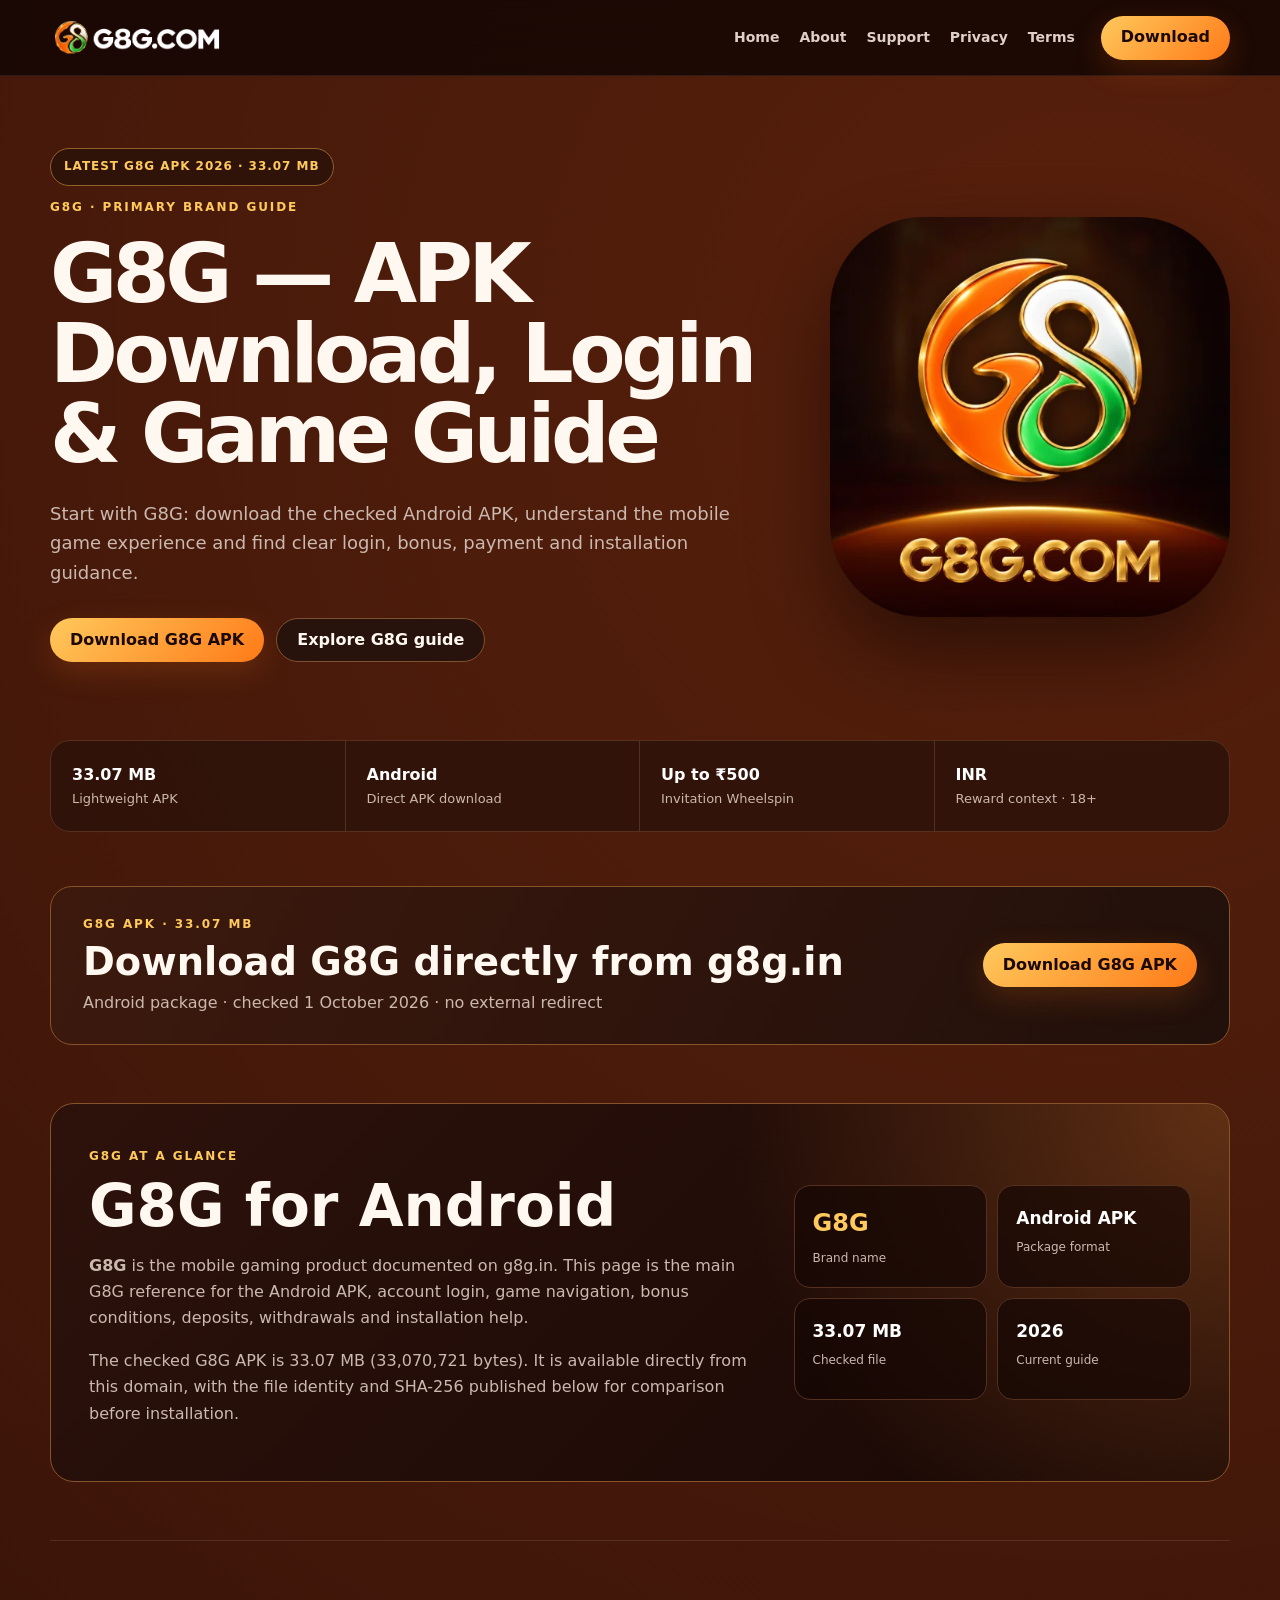
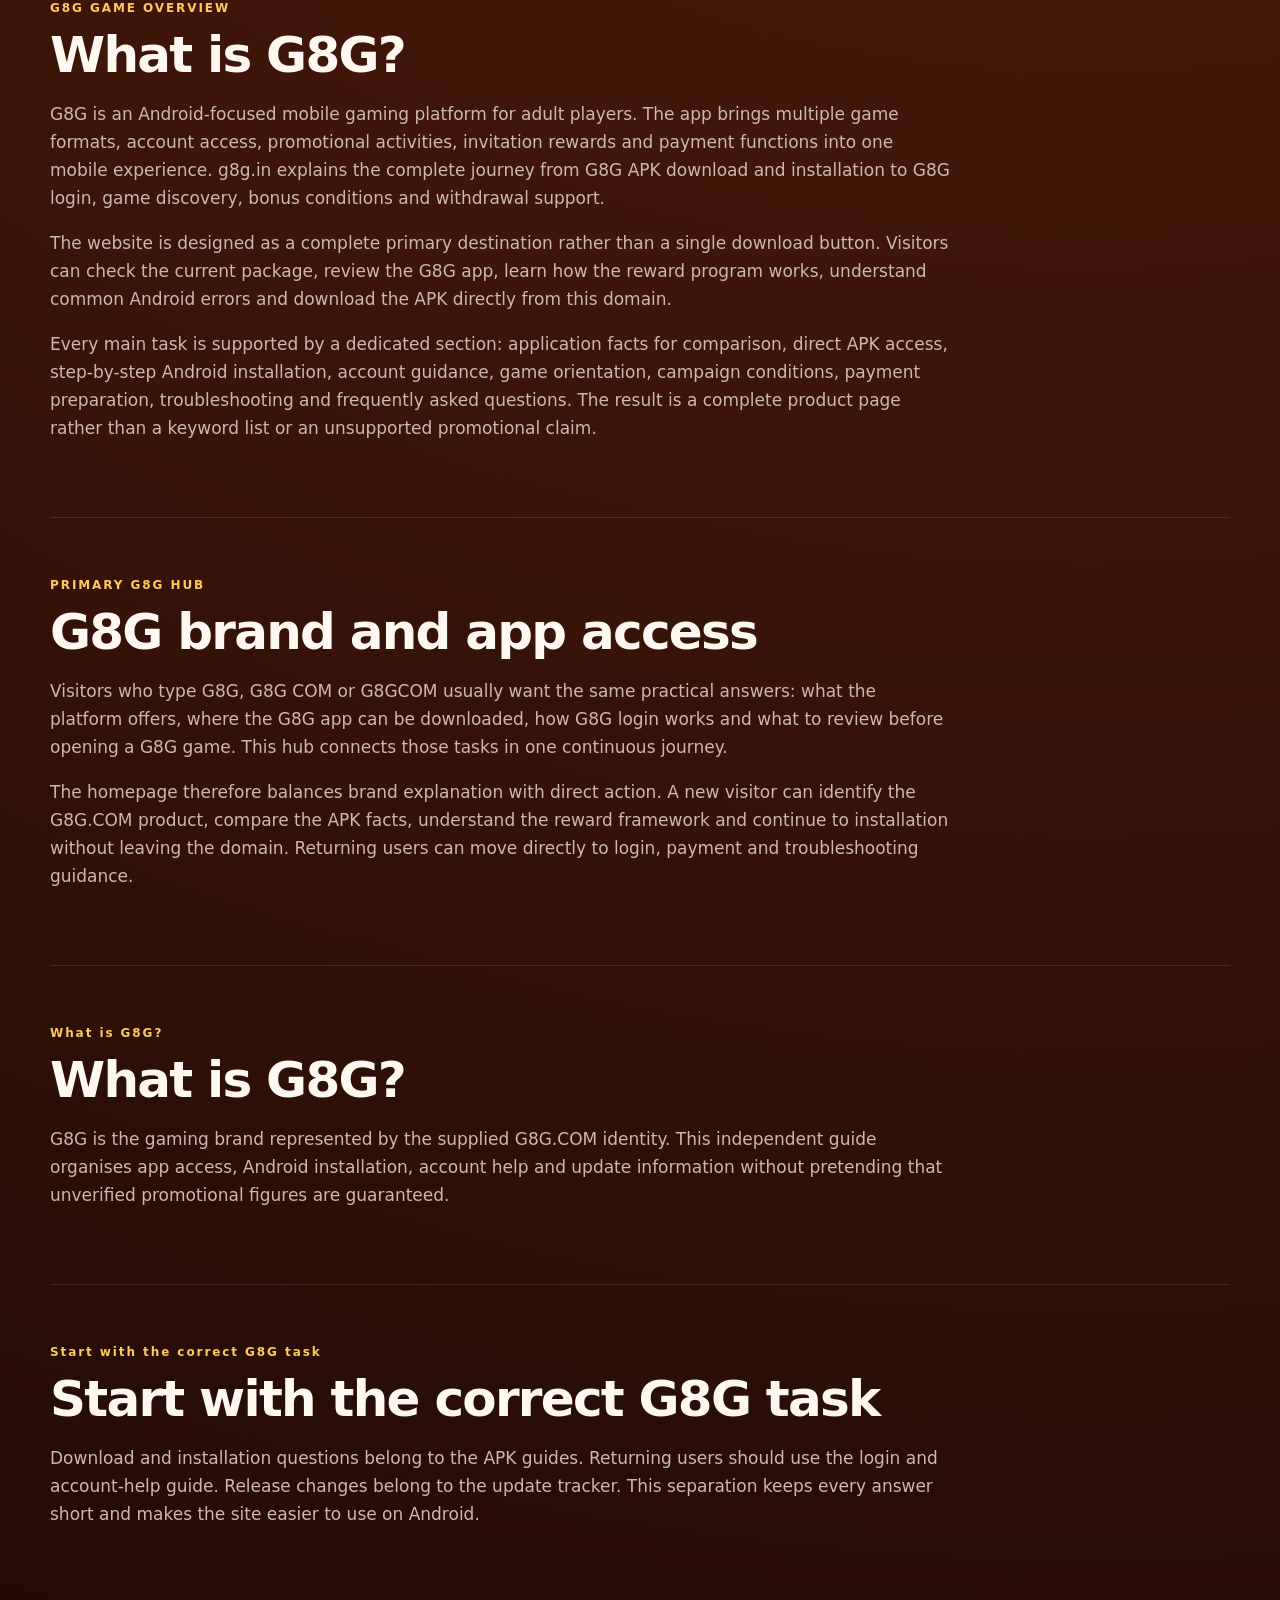
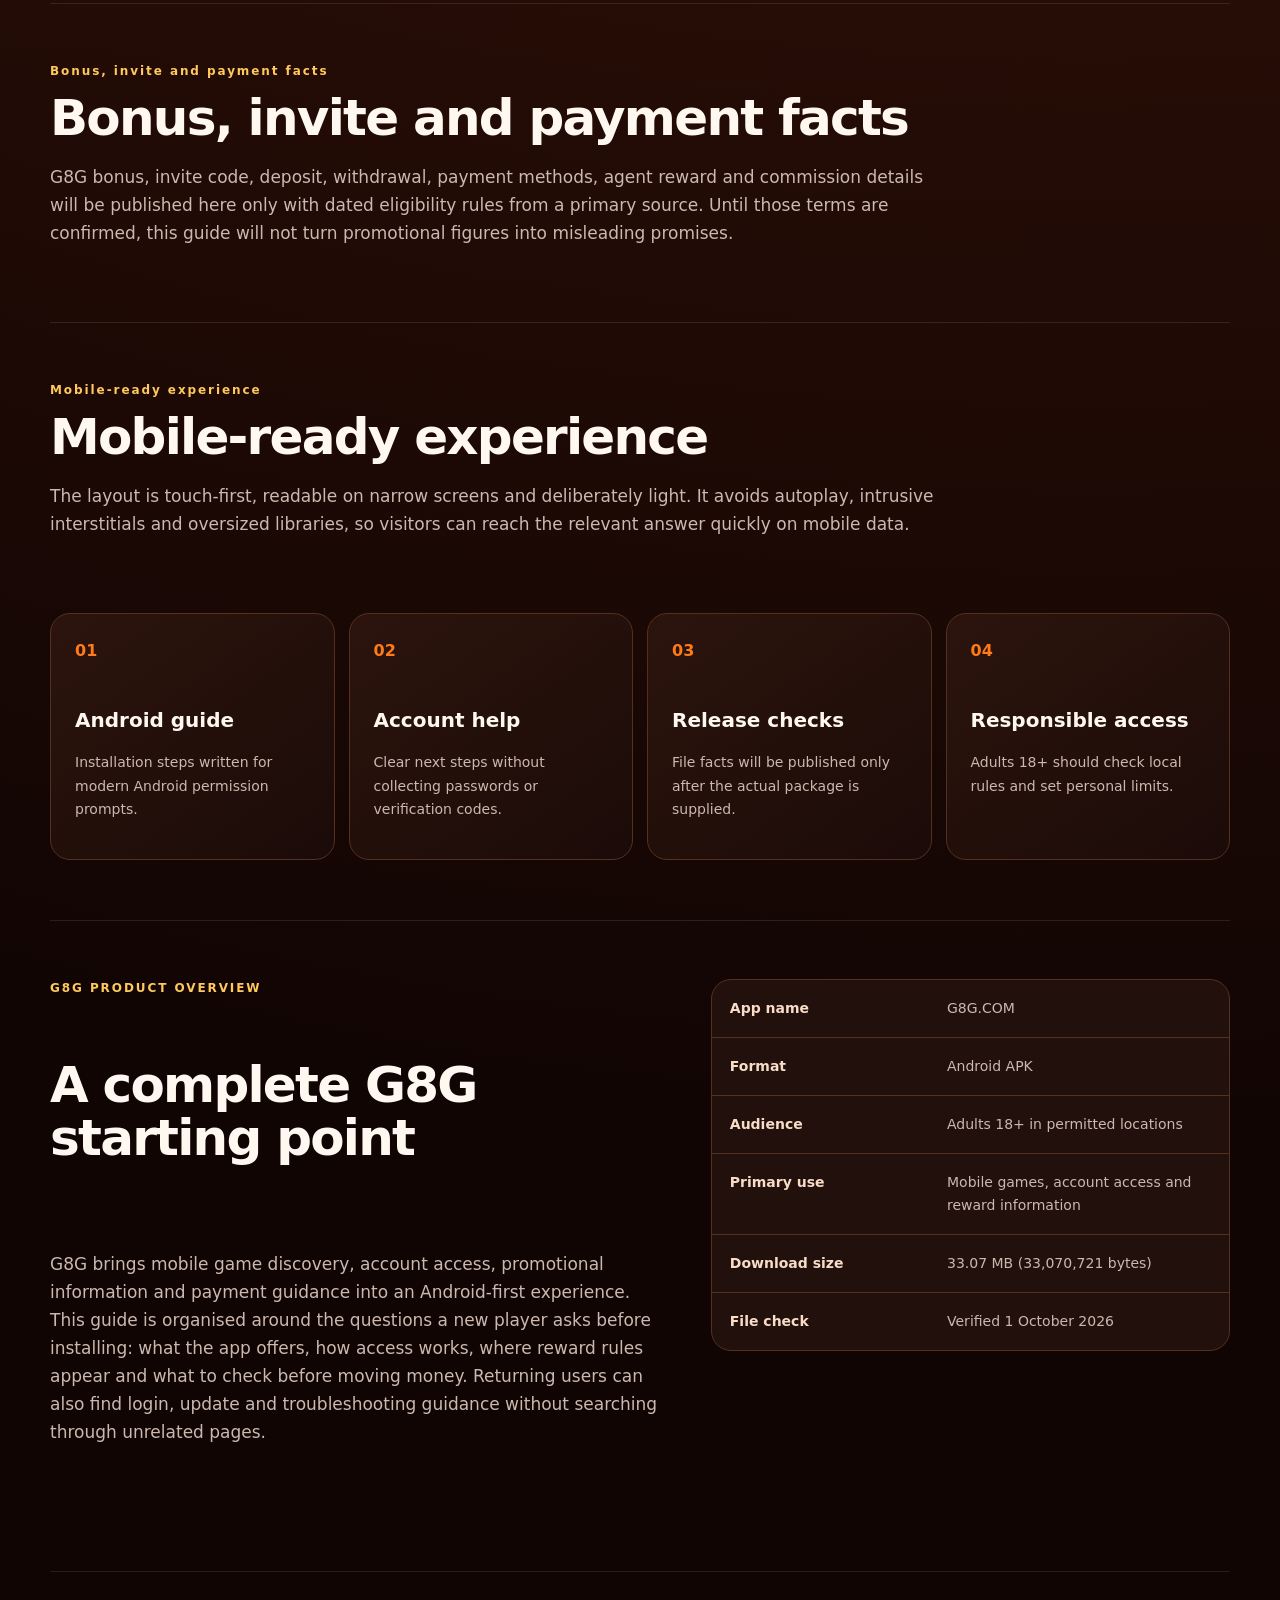
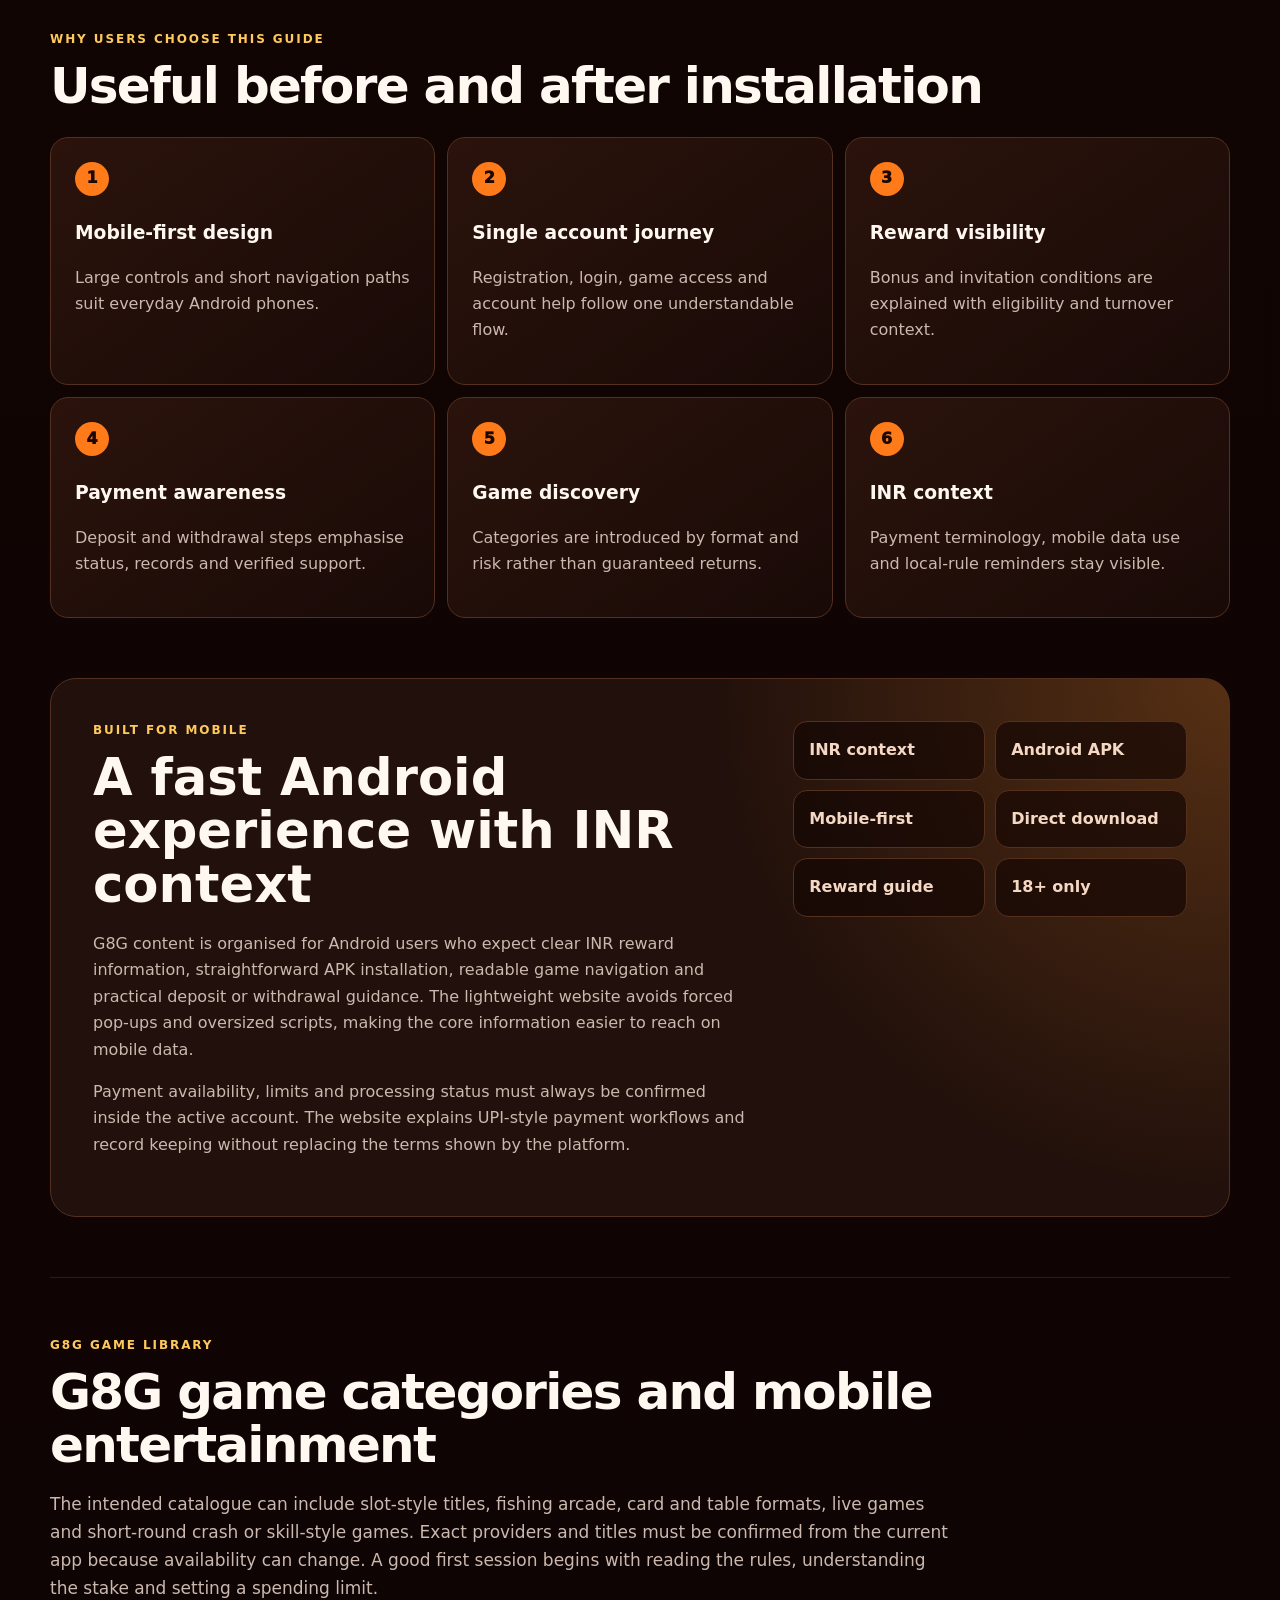
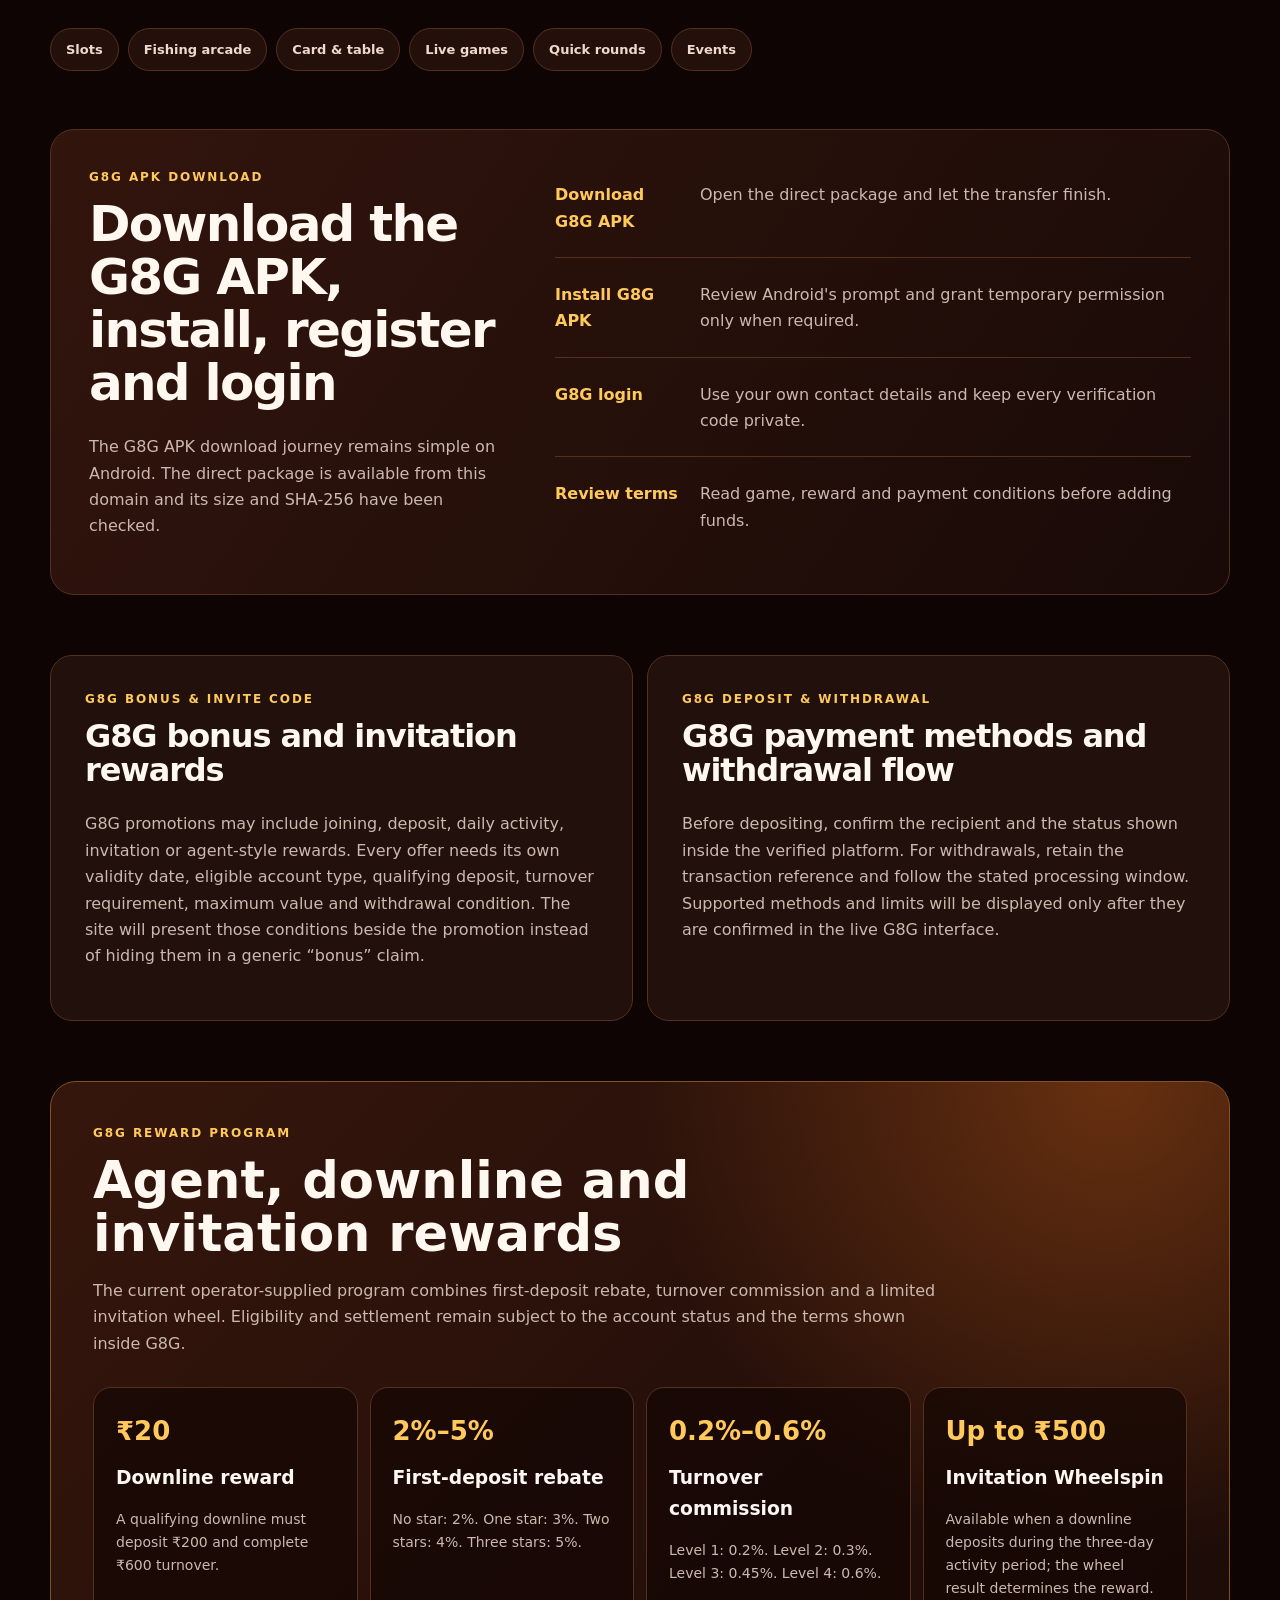
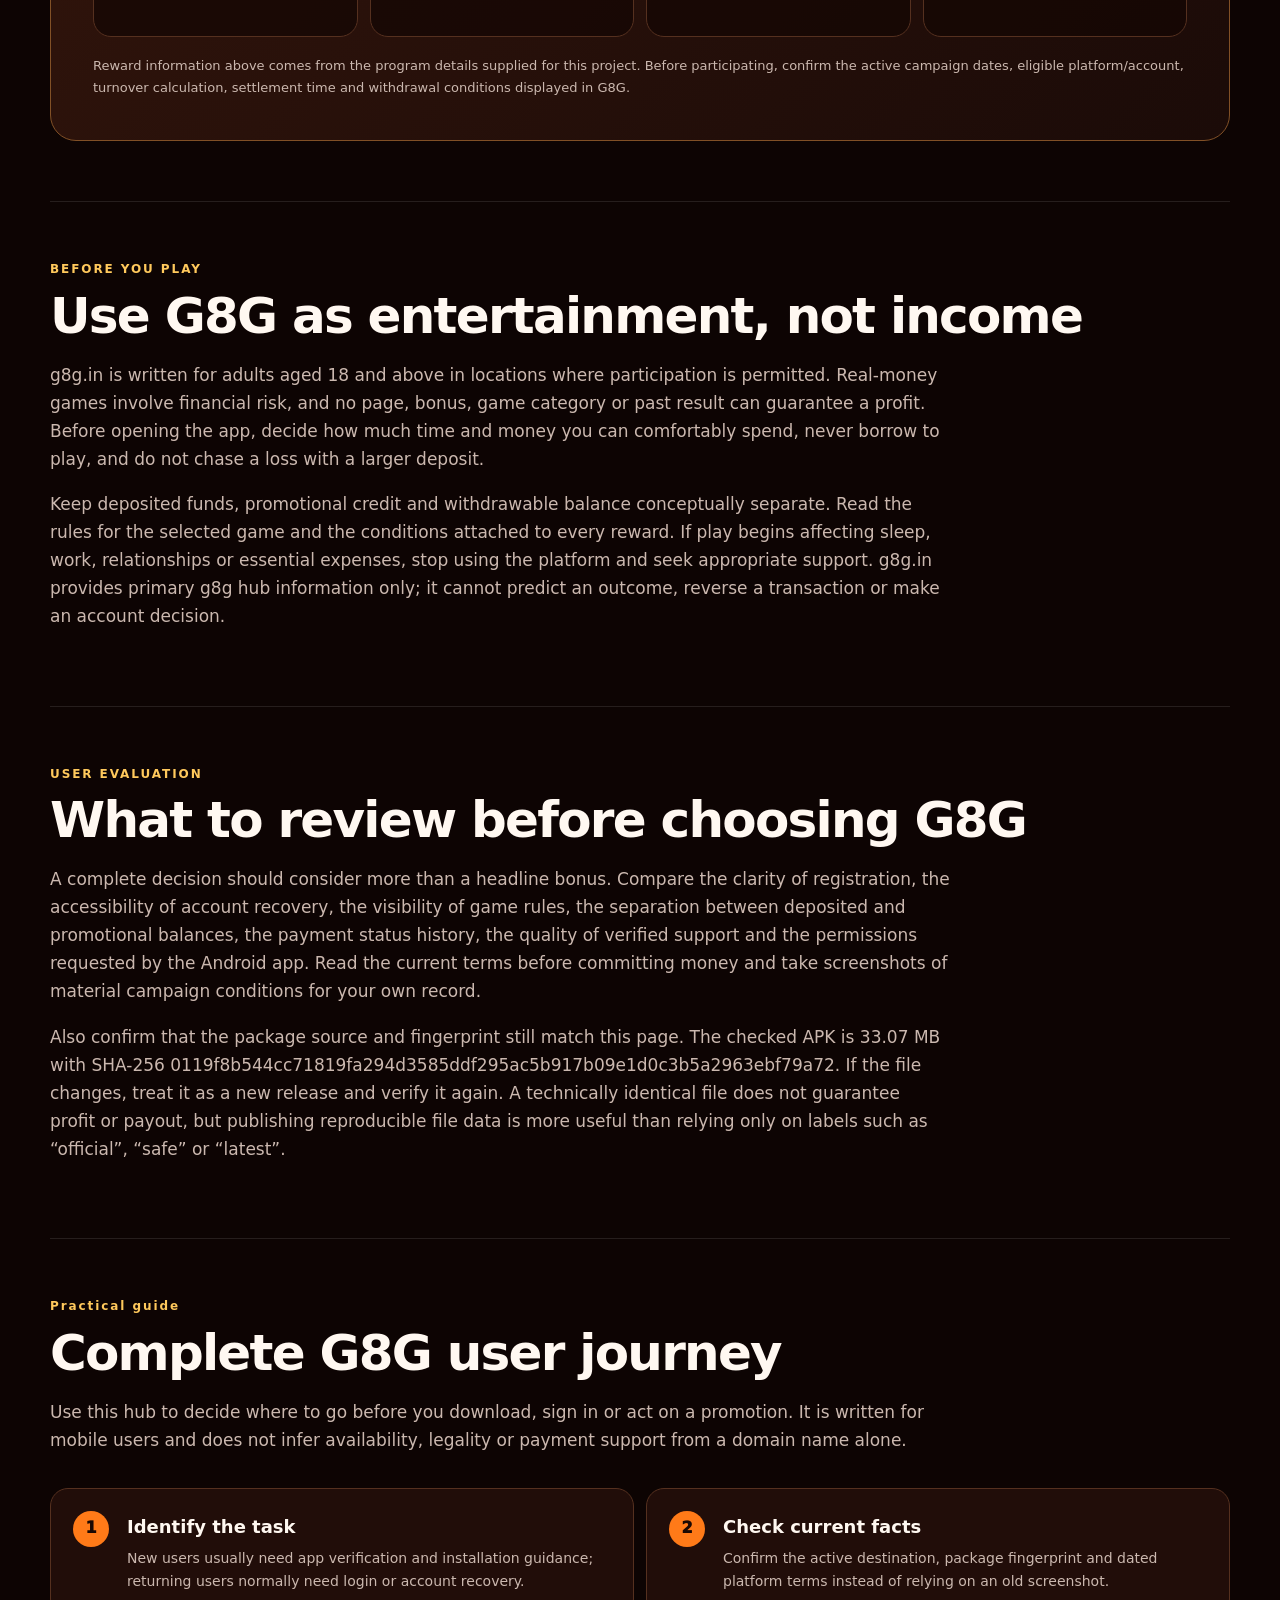
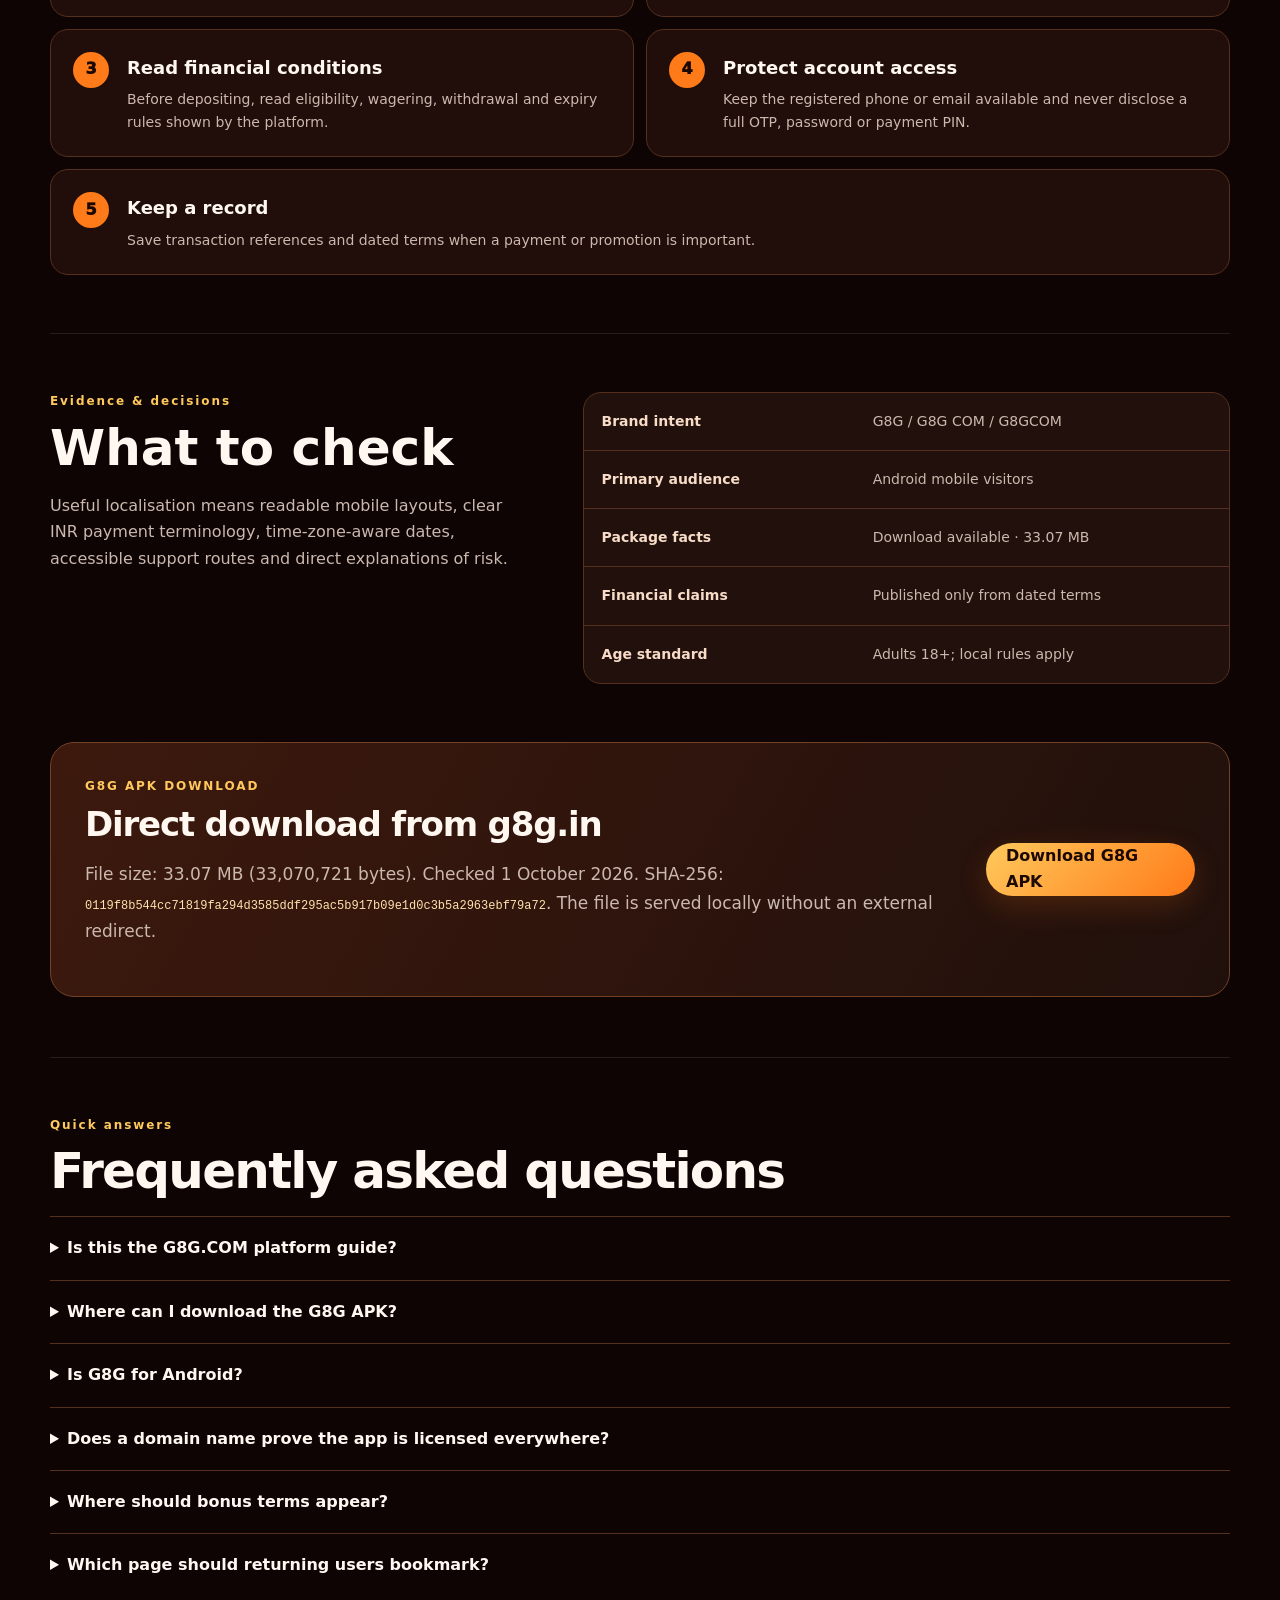
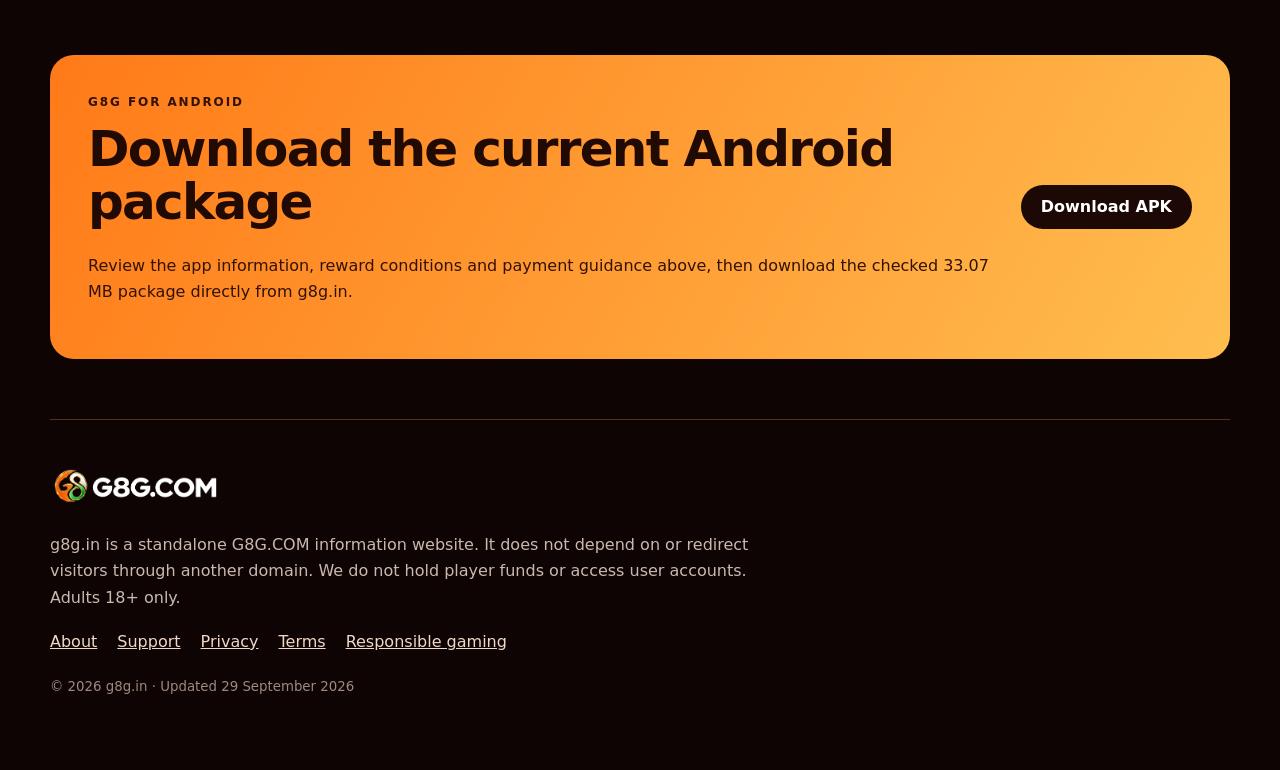
<file: index.html>
<!doctype html><html lang="en-IN"><head><meta charset="utf-8"><meta name="viewport" content="width=device-width,initial-scale=1,viewport-fit=cover"><meta name="theme-color" content="#180704">
<title>G8G – Download G8G APK, Login &amp; Game Guide 2026</title><meta name="description" content="Explore G8G, download the verified Android APK and find G8G login, game, bonus, payment and installation guidance for 2026."><meta name="application-name" content="G8G"><meta name="keywords" content="g8g, g8g com, g8gcom, g8g apk, g8g com apk, g8g apk download, download g8g apk, g8g latest apk, g8g login, g8g game, g8g bonus, g8g invite code, g8g deposit, g8g withdrawal, g8g payment methods, g8g agent reward, g8g commission, g8g apk update, g8g login problem, g8g apk not installed, g8g withdrawal problem, g8g verification code problem, how to install g8g apk, verify g8g apk"><meta name="robots" content="index,follow,max-image-preview:large"><link rel="canonical" href="https://g8g.in/"><link rel="alternate" hreflang="en-IN" href="https://g8g.in/"><link rel="alternate" hreflang="x-default" href="https://g8g.in/">
<meta property="og:type" content="website"><meta property="og:site_name" content="G8G"><meta property="og:title" content="G8G – Download G8G APK, Login &amp; Game Guide 2026"><meta property="og:description" content="Explore G8G, download the verified Android APK and find G8G login, game, bonus, payment and installation guidance for 2026."><meta property="og:url" content="https://g8g.in/"><meta property="og:image" content="https://g8g.in/assets/social-share-bonus.jpg"><meta property="og:image:secure_url" content="https://g8g.in/assets/social-share-bonus.jpg"><meta property="og:image:type" content="image/jpeg"><meta property="og:image:width" content="780"><meta property="og:image:height" content="440"><meta property="og:image:alt" content="G8G APK download, ₹500 welcome bonus and 100% deposit bonus"><meta name="twitter:card" content="summary_large_image"><meta name="twitter:title" content="G8G – Download G8G APK, Login &amp; Game Guide 2026"><meta name="twitter:description" content="Explore G8G, download the verified Android APK and find G8G login, game, bonus, payment and installation guidance for 2026."><meta name="twitter:image" content="https://g8g.in/assets/social-share-bonus.jpg">
<link rel="icon" href="/favicon.ico" sizes="48x48"><link rel="icon" type="image/png" sizes="48x48" href="/assets/favicon-48.png"><link rel="apple-touch-icon" sizes="180x180" href="/assets/apple-touch-icon.png"><link rel="manifest" href="/site.webmanifest"><link rel="stylesheet" href="assets/site.css">
<script type="application/ld+json">{"@context":"https://schema.org","@type":"WebSite","name":"G8G","url":"https://g8g.in/","inLanguage":"en-IN","description":"Explore G8G, download the verified Android APK and find G8G login, game, bonus, payment and installation guidance for 2026.","alternateName":["G8G.COM","G8G APK","g8g.in"]}</script><script type="application/ld+json">{"@context":"https://schema.org","@type":"FAQPage","mainEntity":[{"@type":"Question","name":"Is this the G8G.COM platform guide?","acceptedAnswer":{"@type":"Answer","text":"Yes. This site documents the G8G.COM-branded app represented by the supplied visual assets."}},{"@type":"Question","name":"Where can I download the G8G APK?","acceptedAnswer":{"@type":"Answer","text":"Use the verified download destination after the current package link and file fingerprint are published."}},{"@type":"Question","name":"Is G8G for Android?","acceptedAnswer":{"@type":"Answer","text":"The planned download coverage is Android APK. Exact compatibility will be stated only after the package is inspected."}},{"@type":"Question","name":"Does a domain name prove the app is licensed everywhere?","acceptedAnswer":{"@type":"Answer","text":"No. A domain extension is not proof of regulatory status or universal availability. Users must check current local rules."}},{"@type":"Question","name":"Where should bonus terms appear?","acceptedAnswer":{"@type":"Answer","text":"On a dated promotion record that states eligibility, minimum activity, turnover, expiry and exclusions."}},{"@type":"Question","name":"Which page should returning users bookmark?","acceptedAnswer":{"@type":"Answer","text":"Bookmark the verified access route and the login-help page; do not depend on changing search results or forwarded links."}}]}</script><script type="application/ld+json">{"@context":"https://schema.org","@type":"SoftwareApplication","name":"G8G","alternateName":["G8G APK","G8G.COM"],"operatingSystem":"Android","applicationCategory":"GameApplication","downloadUrl":"https://g8g.in/download/G8G.apk","fileSize":"33.07 MB","softwareVersion":"2026 release","url":"https://g8g.in/","image":"https://g8g.in/assets/app-icon.webp"}</script>
<style>:root{--accent:#ff7a18}</style></head><body>
<header><a class="brand" href="./"><img src="assets/logo-horizontal.webp" alt="G8G.COM" width="214" height="53"></a><nav><a href="./">Home</a><a href="about/">About</a><a href="support/">Support</a><a href="privacy/">Privacy</a><a href="terms/">Terms</a></nav><a class="pill" href="download/G8G.apk" download="G8G.apk" aria-label="Download G8G APK">Download</a></header>
<main><section class="hero"><div class="hero-copy"><div class="release-badge">LATEST G8G APK 2026 · 33.07 MB</div><div class="eyebrow">G8G · PRIMARY BRAND GUIDE</div><h1>G8G — APK Download, Login &amp; Game Guide</h1><p>Start with G8G: download the checked Android APK, understand the mobile game experience and find clear login, bonus, payment and installation guidance.</p><div class="actions"><a class="primary" href="download/G8G.apk" download="G8G.apk">Download G8G APK</a><a class="secondary" href="#guide">Explore G8G guide</a></div></div><img class="app-icon" src="assets/app-icon.webp" alt="G8G.COM APK icon" width="420" height="420"></section>
<section class="trust" aria-label="G8G APK highlights"><div><b>33.07 MB</b><span>Lightweight APK</span></div><div><b>Android</b><span>Direct APK download</span></div><div><b>Up to ₹500</b><span>Invitation Wheelspin</span></div><div><b>INR</b><span>Reward context · 18+</span></div></section>
<section class="quick-download"><div><div class="kicker">G8G APK · 33.07 MB</div><h2>Download G8G directly from g8g.in</h2><p>Android package · checked 1 October 2026 · no external redirect</p></div><a class="primary" href="download/G8G.apk" download="G8G.apk">Download G8G APK</a></section>
<section class="brand-answer" aria-labelledby="g8g-brand-heading"><div><span class="kicker">G8G AT A GLANCE</span><h2 id="g8g-brand-heading">G8G for Android</h2><p><strong>G8G</strong> is the mobile gaming product documented on g8g.in. This page is the main G8G reference for the Android APK, account login, game navigation, bonus conditions, deposits, withdrawals and installation help.</p><p>The checked G8G APK is 33.07 MB (33,070,721 bytes). It is available directly from this domain, with the file identity and SHA-256 published below for comparison before installation.</p></div><div class="brand-facts"><span><b>G8G</b>Brand name</span><span><b>Android APK</b>Package format</span><span><b>33.07 MB</b>Checked file</span><span><b>2026</b>Current guide</span></div></section>

<section class="content what-is"><div class="kicker">G8G GAME OVERVIEW</div><h2>What is G8G?</h2><p>G8G is an Android-focused mobile gaming platform for adult players. The app brings multiple game formats, account access, promotional activities, invitation rewards and payment functions into one mobile experience. g8g.in explains the complete journey from G8G APK download and installation to G8G login, game discovery, bonus conditions and withdrawal support.</p><p>The website is designed as a complete primary destination rather than a single download button. Visitors can check the current package, review the G8G app, learn how the reward program works, understand common Android errors and download the APK directly from this domain.</p><p>Every main task is supported by a dedicated section: application facts for comparison, direct APK access, step-by-step Android installation, account guidance, game orientation, campaign conditions, payment preparation, troubleshooting and frequently asked questions. The result is a complete product page rather than a keyword list or an unsupported promotional claim.</p></section>
<section class="content intent-copy"><div class="kicker">PRIMARY G8G HUB</div><h2>G8G brand and app access</h2><p>Visitors who type G8G, G8G COM or G8GCOM usually want the same practical answers: what the platform offers, where the G8G app can be downloaded, how G8G login works and what to review before opening a G8G game. This hub connects those tasks in one continuous journey.</p><p>The homepage therefore balances brand explanation with direct action. A new visitor can identify the G8G.COM product, compare the APK facts, understand the reward framework and continue to installation without leaving the domain. Returning users can move directly to login, payment and troubleshooting guidance.</p></section>
<div id="guide"><section class="content reveal"><div class="kicker">What is G8G?</div><h2>What is G8G?</h2><p>G8G is the gaming brand represented by the supplied G8G.COM identity. This independent guide organises app access, Android installation, account help and update information without pretending that unverified promotional figures are guaranteed.</p></section><section class="content reveal"><div class="kicker">Start with the correct G8G task</div><h2>Start with the correct G8G task</h2><p>Download and installation questions belong to the APK guides. Returning users should use the login and account-help guide. Release changes belong to the update tracker. This separation keeps every answer short and makes the site easier to use on Android.</p></section><section class="content reveal"><div class="kicker">Bonus, invite and payment facts</div><h2>Bonus, invite and payment facts</h2><p>G8G bonus, invite code, deposit, withdrawal, payment methods, agent reward and commission details will be published here only with dated eligibility rules from a primary source. Until those terms are confirmed, this guide will not turn promotional figures into misleading promises.</p></section><section class="content reveal"><div class="kicker">Mobile-ready experience</div><h2>Mobile-ready experience</h2><p>The layout is touch-first, readable on narrow screens and deliberately light. It avoids autoplay, intrusive interstitials and oversized libraries, so visitors can reach the relevant answer quickly on mobile data.</p></section></div>
<section class="cards"><article class="card reveal"><span>01</span><h3>Android guide</h3><p>Installation steps written for modern Android permission prompts.</p></article><article class="card reveal"><span>02</span><h3>Account help</h3><p>Clear next steps without collecting passwords or verification codes.</p></article><article class="card reveal"><span>03</span><h3>Release checks</h3><p>File facts will be published only after the actual package is supplied.</p></article><article class="card reveal"><span>04</span><h3>Responsible access</h3><p>Adults 18+ should check local rules and set personal limits.</p></article></section>
<section class="content product"><div class="kicker">G8G PRODUCT OVERVIEW</div><h2>A complete G8G starting point</h2><p>G8G brings mobile game discovery, account access, promotional information and payment guidance into an Android-first experience. This guide is organised around the questions a new player asks before installing: what the app offers, how access works, where reward rules appear and what to check before moving money. Returning users can also find login, update and troubleshooting guidance without searching through unrelated pages.</p><div class="app-table"><table><tbody><tr><th>App name</th><td>G8G.COM</td></tr><tr><th>Format</th><td>Android APK</td></tr><tr><th>Audience</th><td>Adults 18+ in permitted locations</td></tr><tr><th>Primary use</th><td>Mobile games, account access and reward information</td></tr><tr><th>Download size</th><td>33.07 MB (33,070,721 bytes)</td></tr><tr><th>File check</th><td>Verified 1 October 2026</td></tr></tbody></table></div></section>
<section class="feature-section"><div class="kicker">WHY USERS CHOOSE THIS GUIDE</div><h2>Useful before and after installation</h2><div class="feature-grid"><article class="feature"><span>1</span><h3>Mobile-first design</h3><p>Large controls and short navigation paths suit everyday Android phones.</p></article><article class="feature"><span>2</span><h3>Single account journey</h3><p>Registration, login, game access and account help follow one understandable flow.</p></article><article class="feature"><span>3</span><h3>Reward visibility</h3><p>Bonus and invitation conditions are explained with eligibility and turnover context.</p></article><article class="feature"><span>4</span><h3>Payment awareness</h3><p>Deposit and withdrawal steps emphasise status, records and verified support.</p></article><article class="feature"><span>5</span><h3>Game discovery</h3><p>Categories are introduced by format and risk rather than guaranteed returns.</p></article><article class="feature"><span>6</span><h3>INR context</h3><p>Payment terminology, mobile data use and local-rule reminders stay visible.</p></article></div></section>
<section class="market-section"><div><div class="kicker">BUILT FOR MOBILE</div><h2>A fast Android experience with INR context</h2><p>G8G content is organised for Android users who expect clear INR reward information, straightforward APK installation, readable game navigation and practical deposit or withdrawal guidance. The lightweight website avoids forced pop-ups and oversized scripts, making the core information easier to reach on mobile data.</p><p>Payment availability, limits and processing status must always be confirmed inside the active account. The website explains UPI-style payment workflows and record keeping without replacing the terms shown by the platform.</p></div><div class="market-points"><span>INR context</span><span>Android APK</span><span>Mobile-first</span><span>Direct download</span><span>Reward guide</span><span>18+ only</span></div></section>
<section class="content"><div class="kicker">G8G GAME LIBRARY</div><h2>G8G game categories and mobile entertainment</h2><p>The intended catalogue can include slot-style titles, fishing arcade, card and table formats, live games and short-round crash or skill-style games. Exact providers and titles must be confirmed from the current app because availability can change. A good first session begins with reading the rules, understanding the stake and setting a spending limit.</p><div class="category-row"><span>Slots</span><span>Fishing arcade</span><span>Card & table</span><span>Live games</span><span>Quick rounds</span><span>Events</span></div></section>
<section class="journey"><div><div class="kicker">G8G APK DOWNLOAD</div><h2>Download the G8G APK, install, register and login</h2><p>The G8G APK download journey remains simple on Android. The direct package is available from this domain and its size and SHA-256 have been checked.</p></div><ol><li><b>Download G8G APK</b><span>Open the direct package and let the transfer finish.</span></li><li><b>Install G8G APK</b><span>Review Android's prompt and grant temporary permission only when required.</span></li><li><b>G8G login</b><span>Use your own contact details and keep every verification code private.</span></li><li><b>Review terms</b><span>Read game, reward and payment conditions before adding funds.</span></li></ol></section>
<section class="split"><article><div class="kicker">G8G BONUS & INVITE CODE</div><h2>G8G bonus and invitation rewards</h2><p>G8G promotions may include joining, deposit, daily activity, invitation or agent-style rewards. Every offer needs its own validity date, eligible account type, qualifying deposit, turnover requirement, maximum value and withdrawal condition. The site will present those conditions beside the promotion instead of hiding them in a generic “bonus” claim.</p></article><article><div class="kicker">G8G DEPOSIT & WITHDRAWAL</div><h2>G8G payment methods and withdrawal flow</h2><p>Before depositing, confirm the recipient and the status shown inside the verified platform. For withdrawals, retain the transaction reference and follow the stated processing window. Supported methods and limits will be displayed only after they are confirmed in the live G8G interface.</p></article></section>
<section class="promo"><div><div class="kicker">G8G REWARD PROGRAM</div><h2>Agent, downline and invitation rewards</h2><p>The current operator-supplied program combines first-deposit rebate, turnover commission and a limited invitation wheel. Eligibility and settlement remain subject to the account status and the terms shown inside G8G.</p></div><div class="promo-grid"><article><b>₹20</b><h3>Downline reward</h3><p>A qualifying downline must deposit ₹200 and complete ₹600 turnover.</p></article><article><b>2%–5%</b><h3>First-deposit rebate</h3><p>No star: 2%. One star: 3%. Two stars: 4%. Three stars: 5%.</p></article><article><b>0.2%–0.6%</b><h3>Turnover commission</h3><p>Level 1: 0.2%. Level 2: 0.3%. Level 3: 0.45%. Level 4: 0.6%.</p></article><article><b>Up to ₹500</b><h3>Invitation Wheelspin</h3><p>Available when a downline deposits during the three-day activity period; the wheel result determines the reward.</p></article></div><p class="fineprint">Reward information above comes from the program details supplied for this project. Before participating, confirm the active campaign dates, eligible platform/account, turnover calculation, settlement time and withdrawal conditions displayed in G8G.</p></section>
<section class="content"><div class="kicker">BEFORE YOU PLAY</div><h2>Use G8G as entertainment, not income</h2><p>g8g.in is written for adults aged 18 and above in locations where participation is permitted. Real-money games involve financial risk, and no page, bonus, game category or past result can guarantee a profit. Before opening the app, decide how much time and money you can comfortably spend, never borrow to play, and do not chase a loss with a larger deposit.</p><p>Keep deposited funds, promotional credit and withdrawable balance conceptually separate. Read the rules for the selected game and the conditions attached to every reward. If play begins affecting sleep, work, relationships or essential expenses, stop using the platform and seek appropriate support. g8g.in provides primary g8g hub information only; it cannot predict an outcome, reverse a transaction or make an account decision.</p></section>
<section class="content"><div class="kicker">USER EVALUATION</div><h2>What to review before choosing G8G</h2><p>A complete decision should consider more than a headline bonus. Compare the clarity of registration, the accessibility of account recovery, the visibility of game rules, the separation between deposited and promotional balances, the payment status history, the quality of verified support and the permissions requested by the Android app. Read the current terms before committing money and take screenshots of material campaign conditions for your own record.</p><p>Also confirm that the package source and fingerprint still match this page. The checked APK is 33.07 MB with SHA-256 0119f8b544cc71819fa294d3585ddf295ac5b917b09e1d0c3b5a2963ebf79a72. If the file changes, treat it as a new release and verify it again. A technically identical file does not guarantee profit or payout, but publishing reproducible file data is more useful than relying only on labels such as “official”, “safe” or “latest”.</p></section>
<section class="deep content"><div class="kicker">Practical guide</div><h2>Complete G8G user journey</h2><p>Use this hub to decide where to go before you download, sign in or act on a promotion. It is written for mobile users and does not infer availability, legality or payment support from a domain name alone.</p><ol class="steps"><li><span>1</span><div><h3>Identify the task</h3><p>New users usually need app verification and installation guidance; returning users normally need login or account recovery.</p></div></li><li><span>2</span><div><h3>Check current facts</h3><p>Confirm the active destination, package fingerprint and dated platform terms instead of relying on an old screenshot.</p></div></li><li><span>3</span><div><h3>Read financial conditions</h3><p>Before depositing, read eligibility, wagering, withdrawal and expiry rules shown by the platform.</p></div></li><li><span>4</span><div><h3>Protect account access</h3><p>Keep the registered phone or email available and never disclose a full OTP, password or payment PIN.</p></div></li><li><span>5</span><div><h3>Keep a record</h3><p>Save transaction references and dated terms when a payment or promotion is important.</p></div></li></ol></section>
<section class="evidence"><div><div class="kicker">Evidence & decisions</div><h2>What to check</h2><p>Useful localisation means readable mobile layouts, clear INR payment terminology, time-zone-aware dates, accessible support routes and direct explanations of risk.</p></div><div class="table-wrap"><table><tbody><tr><th>Brand intent</th><td>G8G / G8G COM / G8GCOM</td></tr><tr><th>Primary audience</th><td>Android mobile visitors</td></tr><tr><th>Package facts</th><td>Download available · 33.07 MB</td></tr><tr><th>Financial claims</th><td>Published only from dated terms</td></tr><tr><th>Age standard</th><td>Adults 18+; local rules apply</td></tr></tbody></table></div></section>
<section class="download" id="download"><div><div class="eyebrow">G8G APK DOWNLOAD</div><h2>Direct download from g8g.in</h2><p>File size: 33.07 MB (33,070,721 bytes). Checked 1 October 2026. SHA-256: <code>0119f8b544cc71819fa294d3585ddf295ac5b917b09e1d0c3b5a2963ebf79a72</code>. The file is served locally without an external redirect.</p></div><a class="primary" href="download/G8G.apk" download="G8G.apk">Download G8G APK</a></section>
<section class="faq"><div class="kicker">Quick answers</div><h2>Frequently asked questions</h2><details><summary>Is this the G8G.COM platform guide?</summary><p>Yes. This site documents the G8G.COM-branded app represented by the supplied visual assets.</p></details><details><summary>Where can I download the G8G APK?</summary><p>Use the verified download destination after the current package link and file fingerprint are published.</p></details><details><summary>Is G8G for Android?</summary><p>The planned download coverage is Android APK. Exact compatibility will be stated only after the package is inspected.</p></details><details><summary>Does a domain name prove the app is licensed everywhere?</summary><p>No. A domain extension is not proof of regulatory status or universal availability. Users must check current local rules.</p></details><details><summary>Where should bonus terms appear?</summary><p>On a dated promotion record that states eligibility, minimum activity, turnover, expiry and exclusions.</p></details><details><summary>Which page should returning users bookmark?</summary><p>Bookmark the verified access route and the login-help page; do not depend on changing search results or forwarded links.</p></details></section>
<section class="closing"><div><div class="kicker">G8G FOR ANDROID</div><h2>Download the current Android package</h2><p>Review the app information, reward conditions and payment guidance above, then download the checked 33.07 MB package directly from g8g.in.</p></div><a class="primary" href="download/G8G.apk" download="G8G.apk">Download APK</a></section>
</main><aside class="mobile-download-bar" aria-label="Quick APK download"><div><strong>G8G APK</strong><span>33.07 MB · Android</span></div><a href="download/G8G.apk" download="G8G.apk" aria-label="Download G8G APK">Download</a></aside><footer><img src="assets/logo-horizontal.webp" alt="G8G.COM" width="171" height="42"><p>g8g.in is a standalone G8G.COM information website. It does not depend on or redirect visitors through another domain. We do not hold player funds or access user accounts. Adults 18+ only.</p><div><a href="about/">About</a><a href="support/">Support</a><a href="privacy/">Privacy</a><a href="terms/">Terms</a><a href="responsible-gaming/">Responsible gaming</a></div><small>© 2026 g8g.in · Updated 29 September 2026</small></footer>
</body></html>
</file>
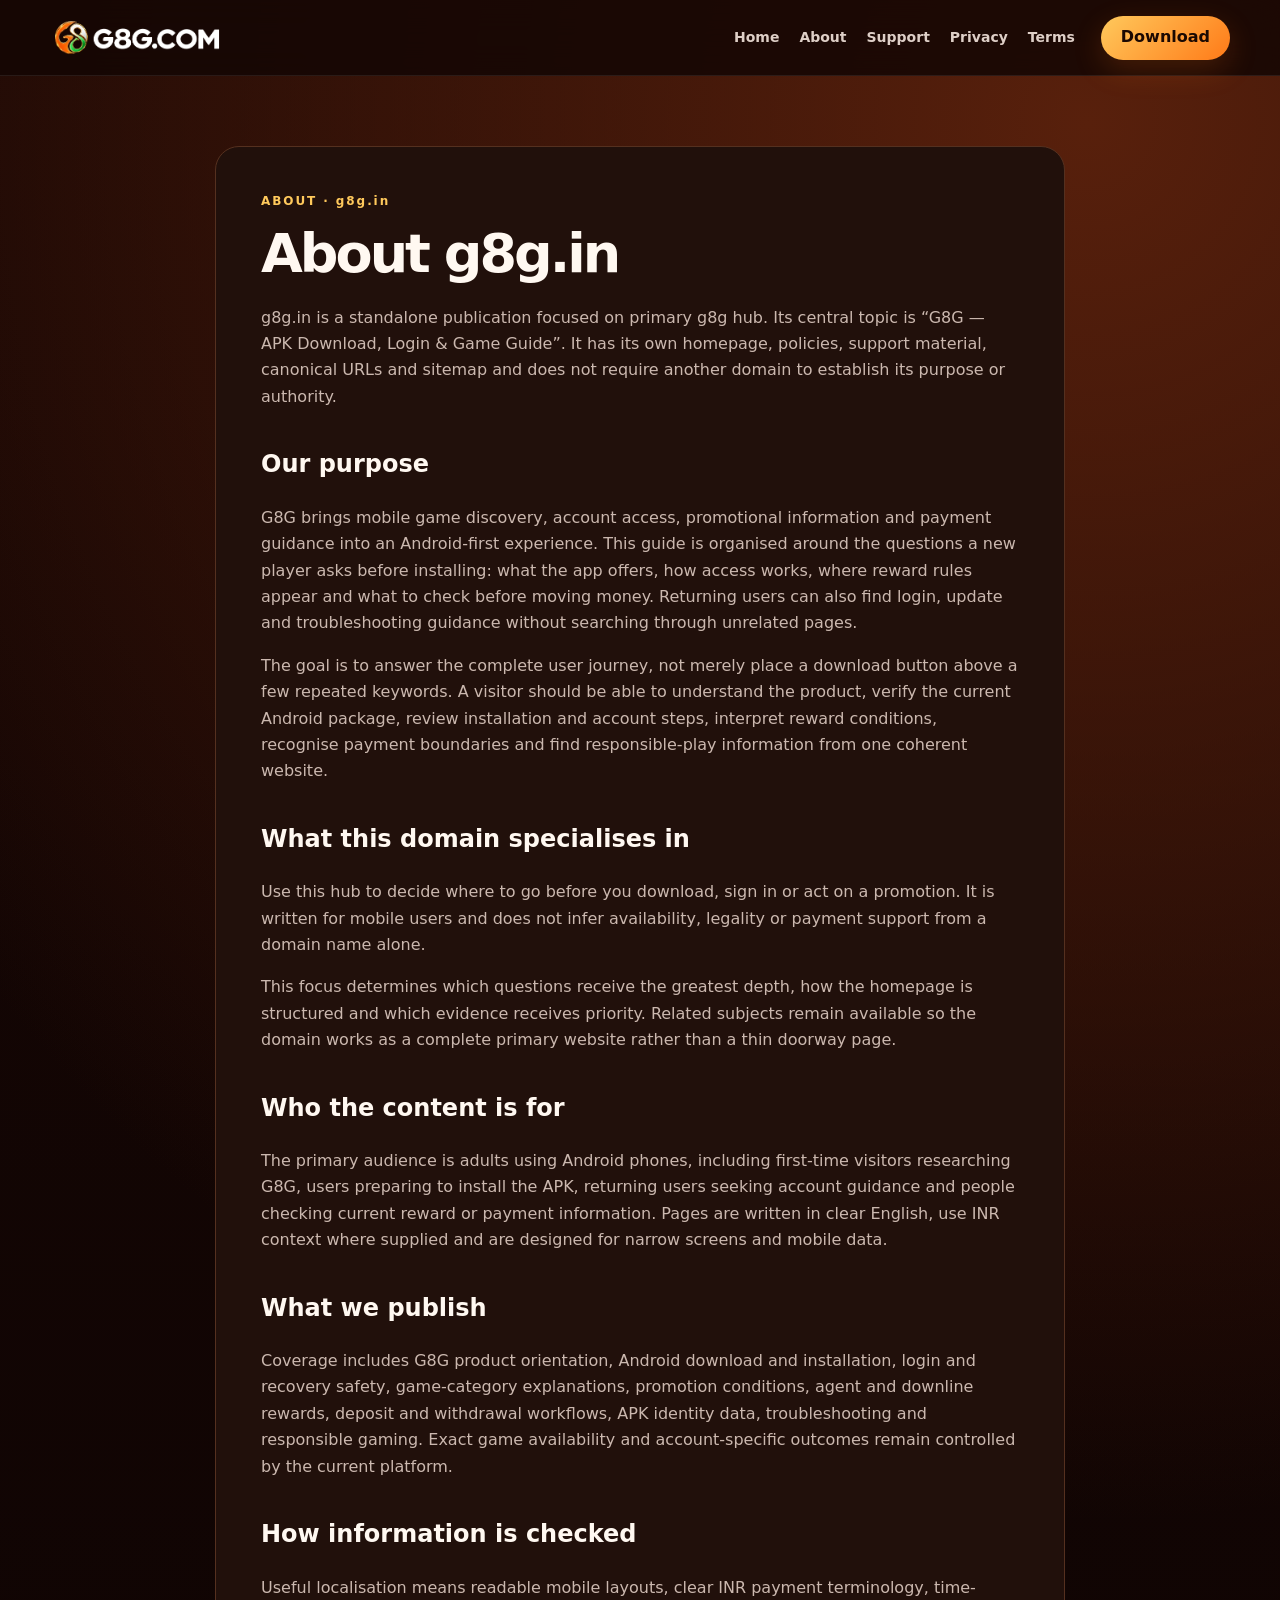
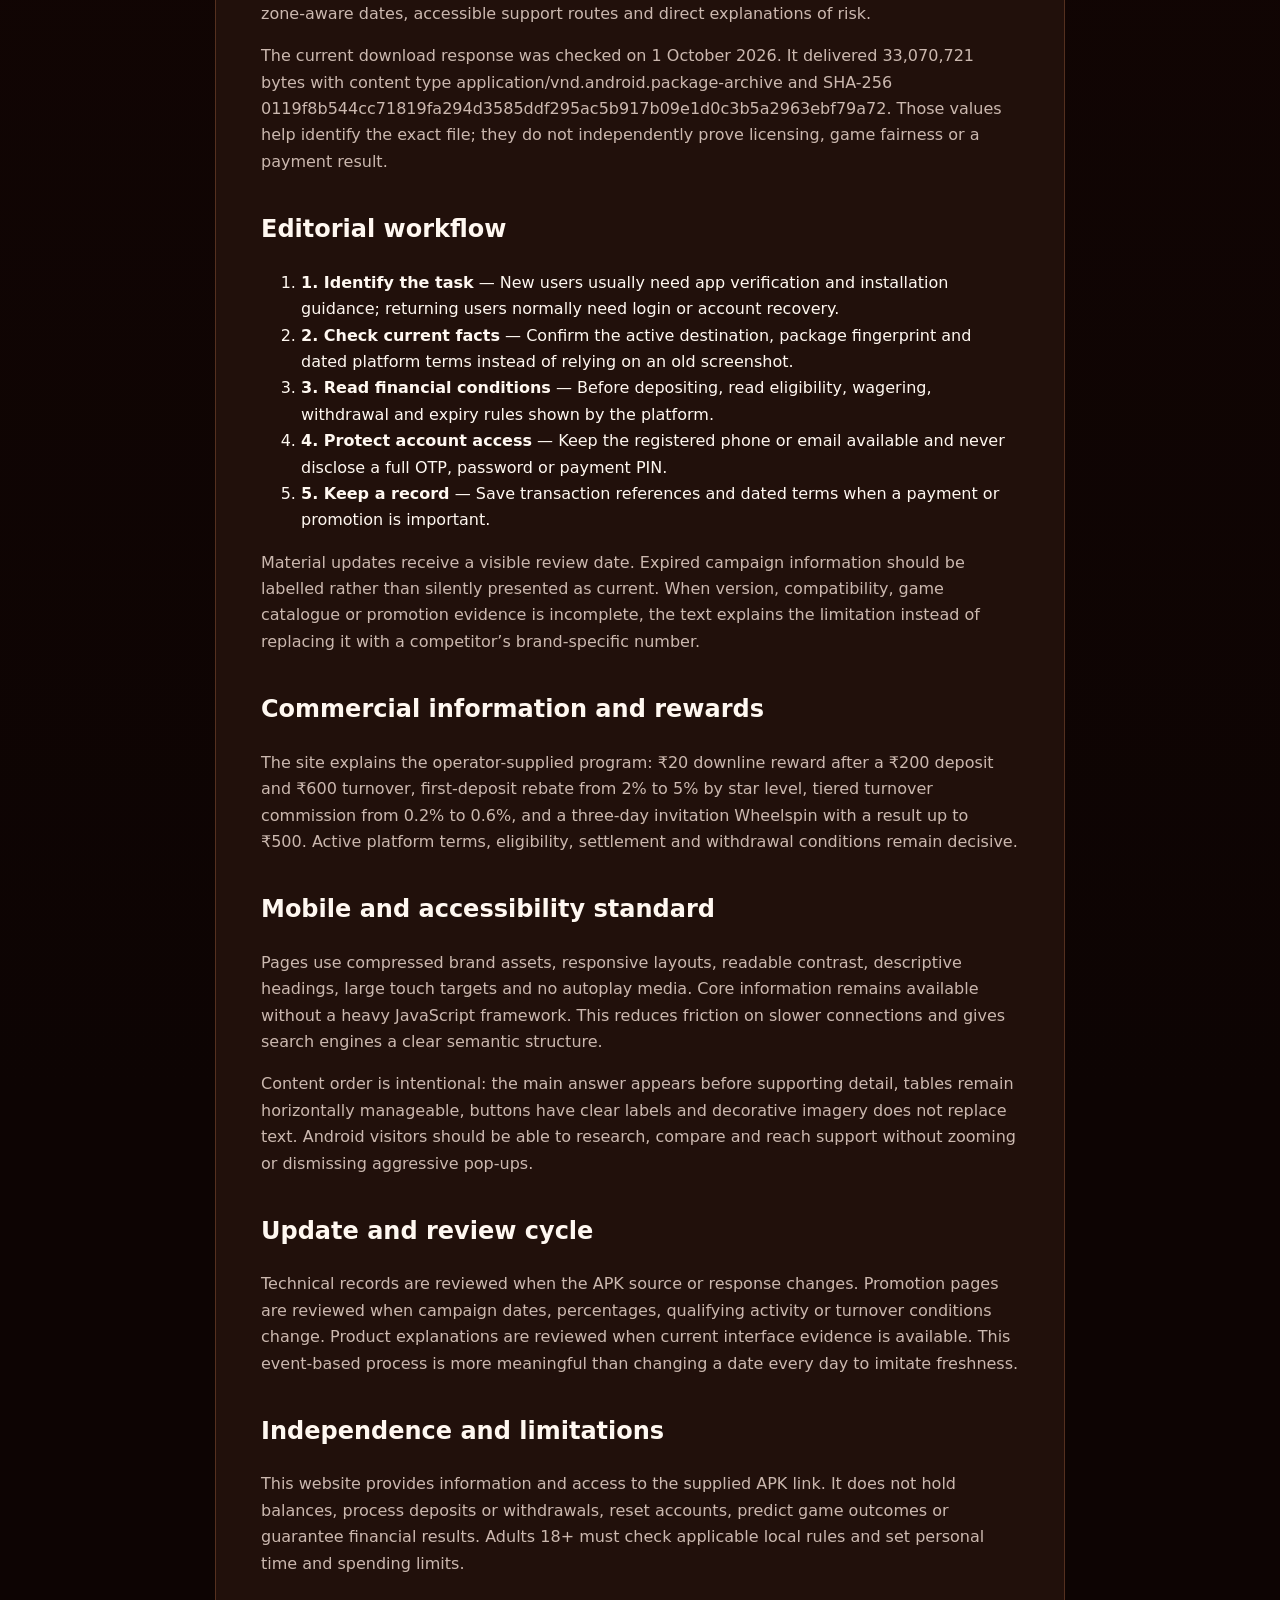
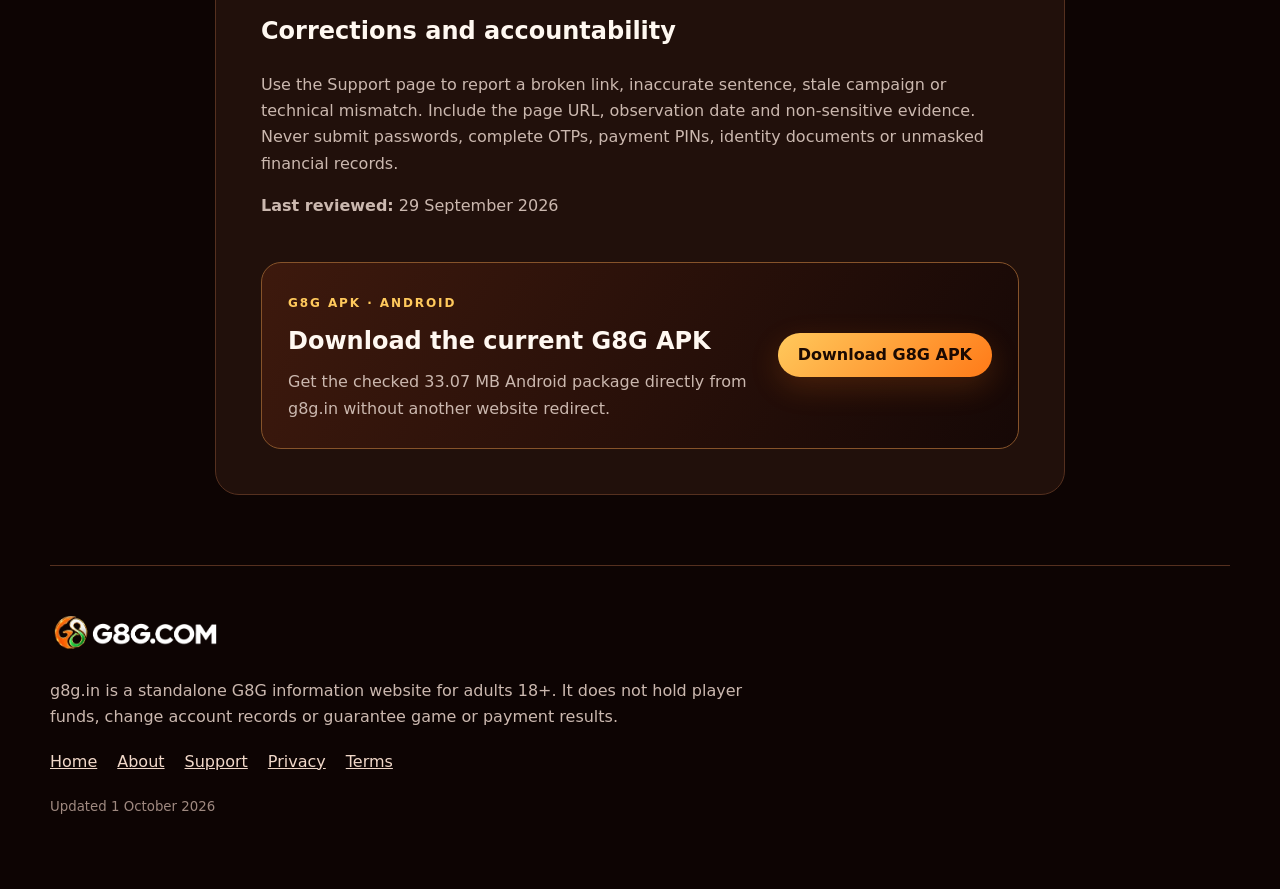
<file: about/index.html>
<!doctype html><html lang="en-IN"><head><meta charset="utf-8"><meta name="viewport" content="width=device-width,initial-scale=1,viewport-fit=cover"><title>About g8g.in — Purpose, Evidence &amp; Editorial Standards</title><meta name="description" content="Learn the mission, product scope, verification method and publishing standards of g8g.in."><meta name="robots" content="index,follow,max-image-preview:large"><link rel="canonical" href="https://g8g.in/about/"><link rel="icon" href="/favicon.ico" sizes="48x48"><link rel="icon" type="image/png" sizes="48x48" href="/assets/favicon-48.png"><link rel="apple-touch-icon" sizes="180x180" href="/assets/apple-touch-icon.png"><link rel="manifest" href="/site.webmanifest"><link rel="stylesheet" href="../assets/site.css"><style>:root{--accent:#ff7a18}</style></head><body><header><a class="brand" href="../"><img src="../assets/logo-horizontal.webp" alt="G8G.COM"></a><nav><a href="../">Home</a><a href="../about/">About</a><a href="../support/">Support</a><a href="../privacy/">Privacy</a><a href="../terms/">Terms</a></nav><a class="pill" href="../download/G8G.apk" download="G8G.apk" aria-label="Download G8G APK">Download</a></header><main><section class="legal rich-legal"><div class="eyebrow">ABOUT · g8g.in</div><h1>About g8g.in</h1><p>g8g.in is a standalone publication focused on primary g8g hub. Its central topic is “G8G — APK Download, Login &amp; Game Guide”. It has its own homepage, policies, support material, canonical URLs and sitemap and does not require another domain to establish its purpose or authority.</p>
  <h2>Our purpose</h2><p>G8G brings mobile game discovery, account access, promotional information and payment guidance into an Android-first experience. This guide is organised around the questions a new player asks before installing: what the app offers, how access works, where reward rules appear and what to check before moving money. Returning users can also find login, update and troubleshooting guidance without searching through unrelated pages.</p><p>The goal is to answer the complete user journey, not merely place a download button above a few repeated keywords. A visitor should be able to understand the product, verify the current Android package, review installation and account steps, interpret reward conditions, recognise payment boundaries and find responsible-play information from one coherent website.</p>
  <h2>What this domain specialises in</h2><p>Use this hub to decide where to go before you download, sign in or act on a promotion. It is written for mobile users and does not infer availability, legality or payment support from a domain name alone.</p><p>This focus determines which questions receive the greatest depth, how the homepage is structured and which evidence receives priority. Related subjects remain available so the domain works as a complete primary website rather than a thin doorway page.</p>
  <h2>Who the content is for</h2><p>The primary audience is adults using Android phones, including first-time visitors researching G8G, users preparing to install the APK, returning users seeking account guidance and people checking current reward or payment information. Pages are written in clear English, use INR context where supplied and are designed for narrow screens and mobile data.</p>
  <h2>What we publish</h2><p>Coverage includes G8G product orientation, Android download and installation, login and recovery safety, game-category explanations, promotion conditions, agent and downline rewards, deposit and withdrawal workflows, APK identity data, troubleshooting and responsible gaming. Exact game availability and account-specific outcomes remain controlled by the current platform.</p>
  <h2>How information is checked</h2><p>Useful localisation means readable mobile layouts, clear INR payment terminology, time-zone-aware dates, accessible support routes and direct explanations of risk.</p><p>The current download response was checked on 1 October 2026. It delivered 33,070,721 bytes with content type application/vnd.android.package-archive and SHA-256 0119f8b544cc71819fa294d3585ddf295ac5b917b09e1d0c3b5a2963ebf79a72. Those values help identify the exact file; they do not independently prove licensing, game fairness or a payment result.</p>
  <h2>Editorial workflow</h2><ol class="prose-list"><li><strong>1. Identify the task</strong> — New users usually need app verification and installation guidance; returning users normally need login or account recovery.</li><li><strong>2. Check current facts</strong> — Confirm the active destination, package fingerprint and dated platform terms instead of relying on an old screenshot.</li><li><strong>3. Read financial conditions</strong> — Before depositing, read eligibility, wagering, withdrawal and expiry rules shown by the platform.</li><li><strong>4. Protect account access</strong> — Keep the registered phone or email available and never disclose a full OTP, password or payment PIN.</li><li><strong>5. Keep a record</strong> — Save transaction references and dated terms when a payment or promotion is important.</li></ol><p>Material updates receive a visible review date. Expired campaign information should be labelled rather than silently presented as current. When version, compatibility, game catalogue or promotion evidence is incomplete, the text explains the limitation instead of replacing it with a competitor’s brand-specific number.</p>
  <h2>Commercial information and rewards</h2><p>The site explains the operator-supplied program: ₹20 downline reward after a ₹200 deposit and ₹600 turnover, first-deposit rebate from 2% to 5% by star level, tiered turnover commission from 0.2% to 0.6%, and a three-day invitation Wheelspin with a result up to ₹500. Active platform terms, eligibility, settlement and withdrawal conditions remain decisive.</p>
  <h2>Mobile and accessibility standard</h2><p>Pages use compressed brand assets, responsive layouts, readable contrast, descriptive headings, large touch targets and no autoplay media. Core information remains available without a heavy JavaScript framework. This reduces friction on slower connections and gives search engines a clear semantic structure.</p><p>Content order is intentional: the main answer appears before supporting detail, tables remain horizontally manageable, buttons have clear labels and decorative imagery does not replace text. Android visitors should be able to research, compare and reach support without zooming or dismissing aggressive pop-ups.</p>
  <h2>Update and review cycle</h2><p>Technical records are reviewed when the APK source or response changes. Promotion pages are reviewed when campaign dates, percentages, qualifying activity or turnover conditions change. Product explanations are reviewed when current interface evidence is available. This event-based process is more meaningful than changing a date every day to imitate freshness.</p>
  <h2>Independence and limitations</h2><p>This website provides information and access to the supplied APK link. It does not hold balances, process deposits or withdrawals, reset accounts, predict game outcomes or guarantee financial results. Adults 18+ must check applicable local rules and set personal time and spending limits.</p>
  <h2>Corrections and accountability</h2><p>Use the Support page to report a broken link, inaccurate sentence, stale campaign or technical mismatch. Include the page URL, observation date and non-sensitive evidence. Never submit passwords, complete OTPs, payment PINs, identity documents or unmasked financial records.</p><p><strong>Last reviewed:</strong> 29 September 2026</p><div class="inner-download-cta"><div><span class="kicker">G8G APK · ANDROID</span><h2>Download the current G8G APK</h2><p>Get the checked 33.07 MB Android package directly from g8g.in without another website redirect.</p></div><a class="primary" href="../download/G8G.apk" download="G8G.apk">Download G8G APK</a></div></section></main><aside class="mobile-download-bar" aria-label="Quick APK download"><div><strong>G8G APK</strong><span>33.07 MB · Android</span></div><a href="../download/G8G.apk" download="G8G.apk" aria-label="Download G8G APK">Download</a></aside><footer><img src="../assets/logo-horizontal.webp" alt="G8G.COM"><p>g8g.in is a standalone G8G information website for adults 18+. It does not hold player funds, change account records or guarantee game or payment results.</p><div><a href="../">Home</a><a href="../about/">About</a><a href="../support/">Support</a><a href="../privacy/">Privacy</a><a href="../terms/">Terms</a></div><small>Updated 1 October 2026</small></footer></body></html>
</file>
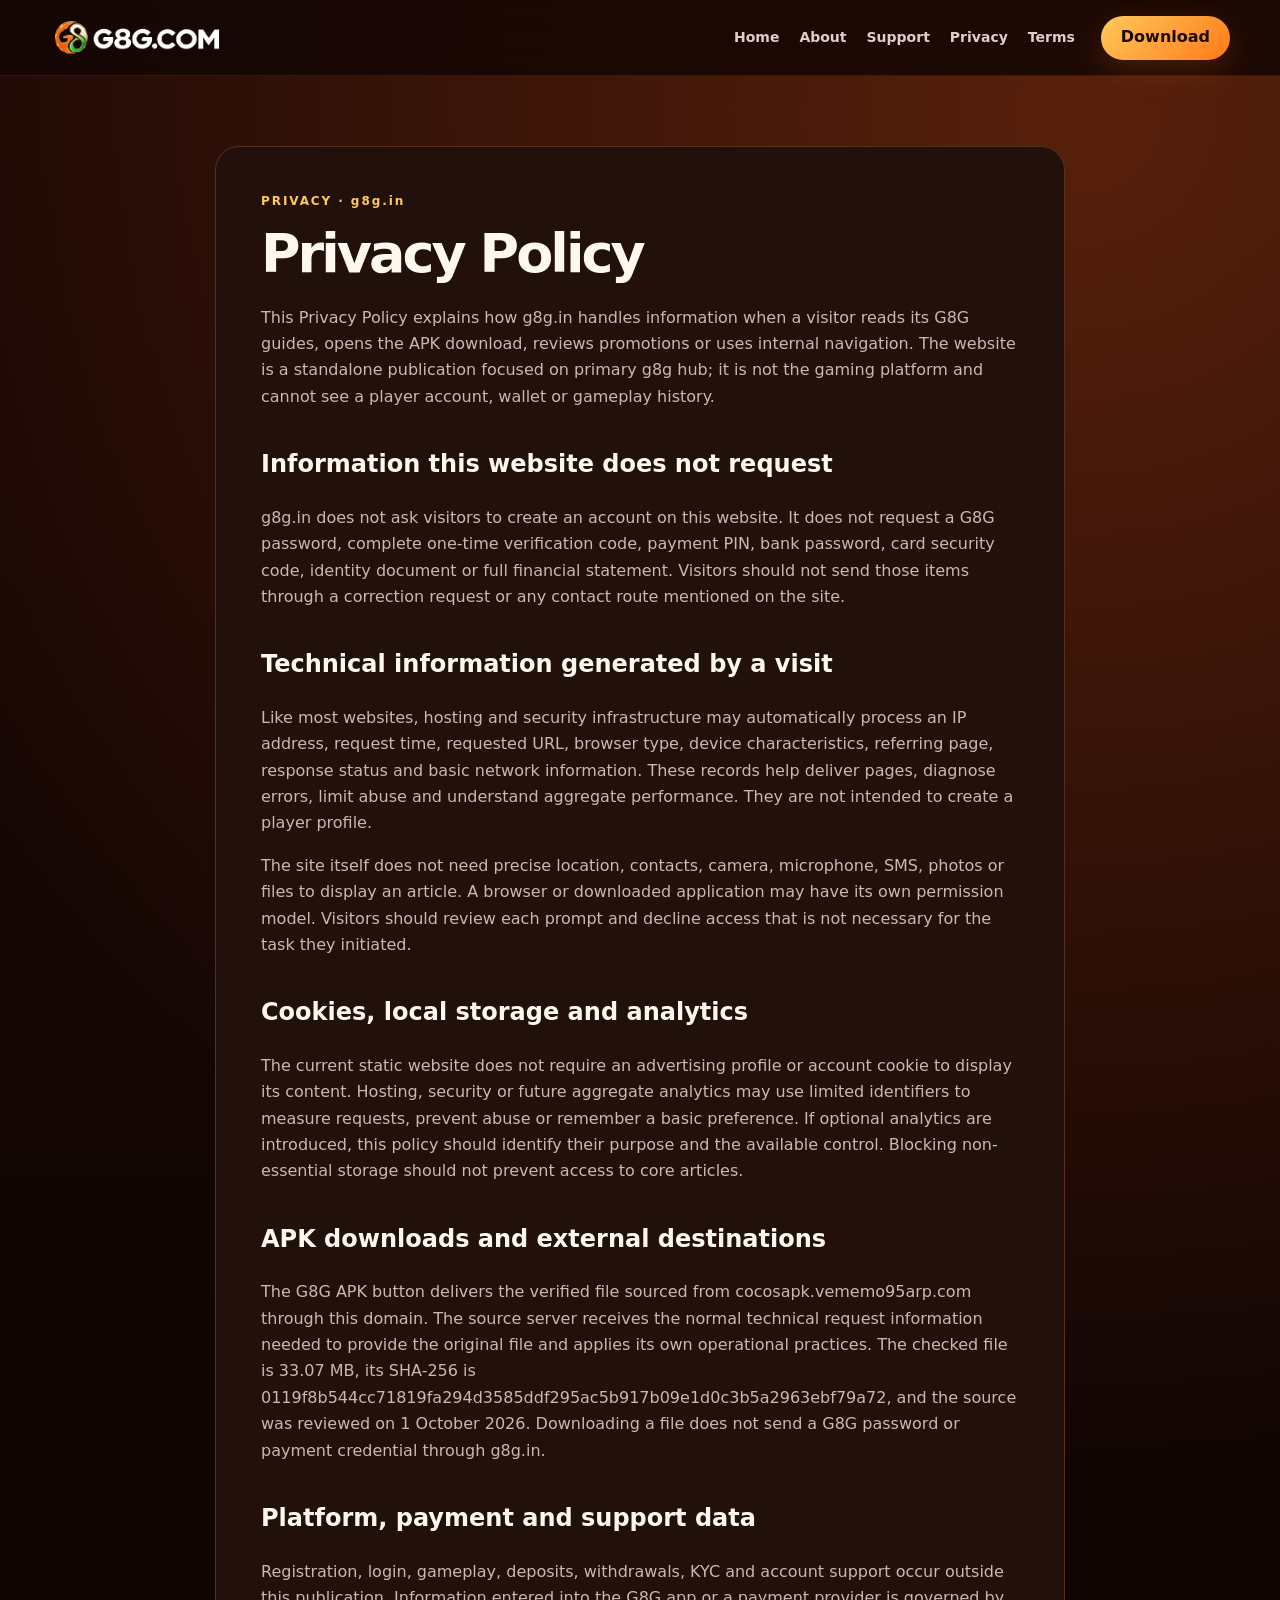
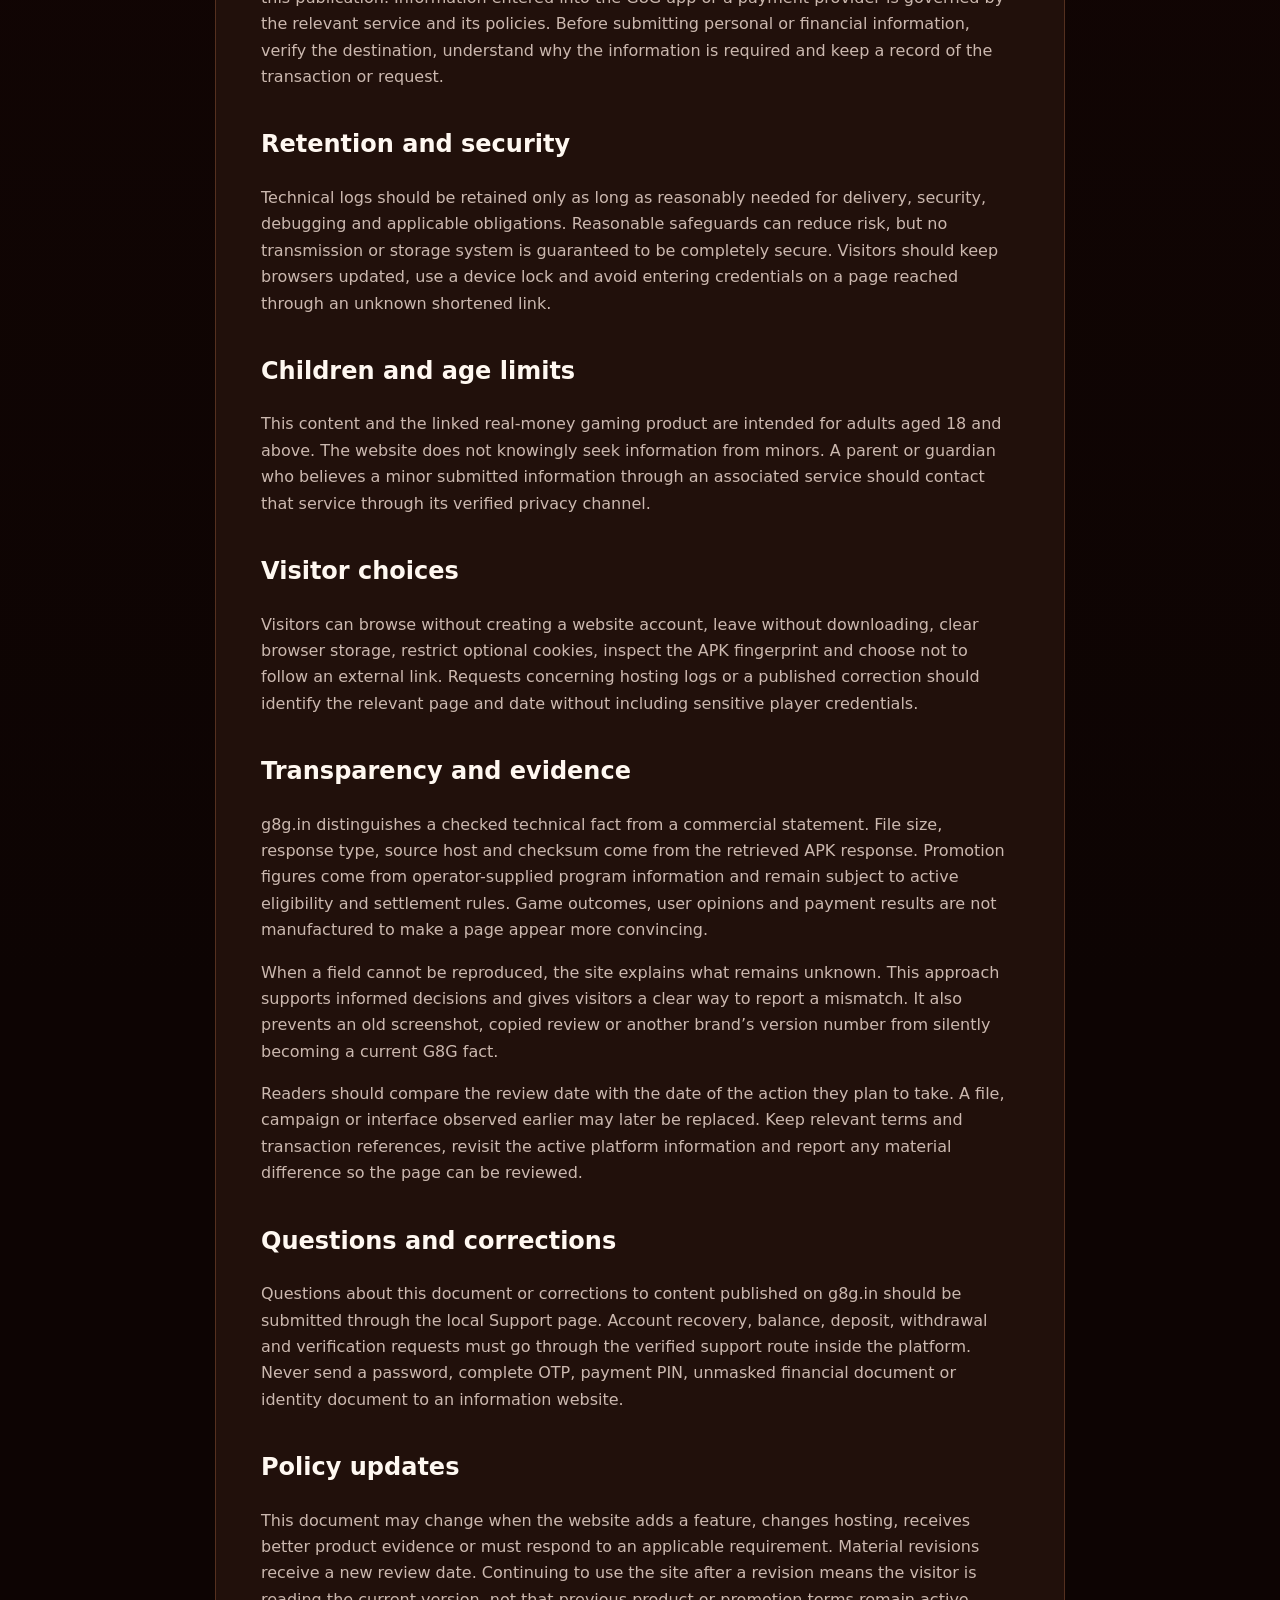
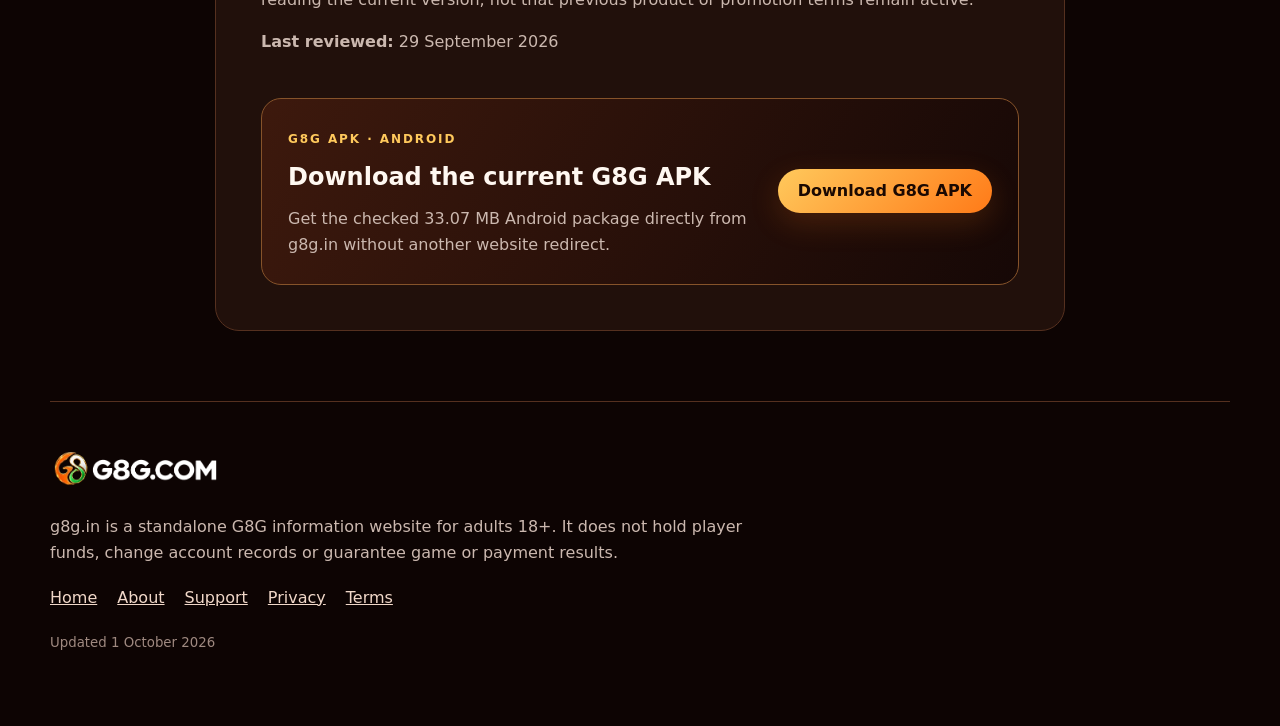
<file: privacy/index.html>
<!doctype html><html lang="en-IN"><head><meta charset="utf-8"><meta name="viewport" content="width=device-width,initial-scale=1,viewport-fit=cover"><title>Privacy Policy | g8g.in</title><meta name="description" content="Detailed privacy policy for g8g.in, including logs, cookies, APK downloads, external services, retention and visitor choices."><meta name="robots" content="index,follow,max-image-preview:large"><link rel="canonical" href="https://g8g.in/privacy/"><link rel="icon" href="/favicon.ico" sizes="48x48"><link rel="icon" type="image/png" sizes="48x48" href="/assets/favicon-48.png"><link rel="apple-touch-icon" sizes="180x180" href="/assets/apple-touch-icon.png"><link rel="manifest" href="/site.webmanifest"><link rel="stylesheet" href="../assets/site.css"><style>:root{--accent:#ff7a18}</style></head><body><header><a class="brand" href="../"><img src="../assets/logo-horizontal.webp" alt="G8G.COM"></a><nav><a href="../">Home</a><a href="../about/">About</a><a href="../support/">Support</a><a href="../privacy/">Privacy</a><a href="../terms/">Terms</a></nav><a class="pill" href="../download/G8G.apk" download="G8G.apk" aria-label="Download G8G APK">Download</a></header><main><section class="legal rich-legal"><div class="eyebrow">PRIVACY · g8g.in</div><h1>Privacy Policy</h1><p>This Privacy Policy explains how g8g.in handles information when a visitor reads its G8G guides, opens the APK download, reviews promotions or uses internal navigation. The website is a standalone publication focused on primary g8g hub; it is not the gaming platform and cannot see a player account, wallet or gameplay history.</p>
    <h2>Information this website does not request</h2><p>g8g.in does not ask visitors to create an account on this website. It does not request a G8G password, complete one-time verification code, payment PIN, bank password, card security code, identity document or full financial statement. Visitors should not send those items through a correction request or any contact route mentioned on the site.</p>
    <h2>Technical information generated by a visit</h2><p>Like most websites, hosting and security infrastructure may automatically process an IP address, request time, requested URL, browser type, device characteristics, referring page, response status and basic network information. These records help deliver pages, diagnose errors, limit abuse and understand aggregate performance. They are not intended to create a player profile.</p><p>The site itself does not need precise location, contacts, camera, microphone, SMS, photos or files to display an article. A browser or downloaded application may have its own permission model. Visitors should review each prompt and decline access that is not necessary for the task they initiated.</p>
    <h2>Cookies, local storage and analytics</h2><p>The current static website does not require an advertising profile or account cookie to display its content. Hosting, security or future aggregate analytics may use limited identifiers to measure requests, prevent abuse or remember a basic preference. If optional analytics are introduced, this policy should identify their purpose and the available control. Blocking non-essential storage should not prevent access to core articles.</p>
    <h2>APK downloads and external destinations</h2><p>The G8G APK button delivers the verified file sourced from cocosapk.vememo95arp.com through this domain. The source server receives the normal technical request information needed to provide the original file and applies its own operational practices. The checked file is 33.07 MB, its SHA-256 is 0119f8b544cc71819fa294d3585ddf295ac5b917b09e1d0c3b5a2963ebf79a72, and the source was reviewed on 1 October 2026. Downloading a file does not send a G8G password or payment credential through g8g.in.</p>
    <h2>Platform, payment and support data</h2><p>Registration, login, gameplay, deposits, withdrawals, KYC and account support occur outside this publication. Information entered into the G8G app or a payment provider is governed by the relevant service and its policies. Before submitting personal or financial information, verify the destination, understand why the information is required and keep a record of the transaction or request.</p>
    <h2>Retention and security</h2><p>Technical logs should be retained only as long as reasonably needed for delivery, security, debugging and applicable obligations. Reasonable safeguards can reduce risk, but no transmission or storage system is guaranteed to be completely secure. Visitors should keep browsers updated, use a device lock and avoid entering credentials on a page reached through an unknown shortened link.</p>
    <h2>Children and age limits</h2><p>This content and the linked real-money gaming product are intended for adults aged 18 and above. The website does not knowingly seek information from minors. A parent or guardian who believes a minor submitted information through an associated service should contact that service through its verified privacy channel.</p>
    <h2>Visitor choices</h2><p>Visitors can browse without creating a website account, leave without downloading, clear browser storage, restrict optional cookies, inspect the APK fingerprint and choose not to follow an external link. Requests concerning hosting logs or a published correction should identify the relevant page and date without including sensitive player credentials.</p><h2>Transparency and evidence</h2><p>g8g.in distinguishes a checked technical fact from a commercial statement. File size, response type, source host and checksum come from the retrieved APK response. Promotion figures come from operator-supplied program information and remain subject to active eligibility and settlement rules. Game outcomes, user opinions and payment results are not manufactured to make a page appear more convincing.</p><p>When a field cannot be reproduced, the site explains what remains unknown. This approach supports informed decisions and gives visitors a clear way to report a mismatch. It also prevents an old screenshot, copied review or another brand’s version number from silently becoming a current G8G fact.</p><p>Readers should compare the review date with the date of the action they plan to take. A file, campaign or interface observed earlier may later be replaced. Keep relevant terms and transaction references, revisit the active platform information and report any material difference so the page can be reviewed.</p><h2>Questions and corrections</h2><p>Questions about this document or corrections to content published on g8g.in should be submitted through the local Support page. Account recovery, balance, deposit, withdrawal and verification requests must go through the verified support route inside the platform. Never send a password, complete OTP, payment PIN, unmasked financial document or identity document to an information website.</p><h2>Policy updates</h2><p>This document may change when the website adds a feature, changes hosting, receives better product evidence or must respond to an applicable requirement. Material revisions receive a new review date. Continuing to use the site after a revision means the visitor is reading the current version, not that previous product or promotion terms remain active.</p><p><strong>Last reviewed:</strong> 29 September 2026</p><div class="inner-download-cta"><div><span class="kicker">G8G APK · ANDROID</span><h2>Download the current G8G APK</h2><p>Get the checked 33.07 MB Android package directly from g8g.in without another website redirect.</p></div><a class="primary" href="../download/G8G.apk" download="G8G.apk">Download G8G APK</a></div></section></main><aside class="mobile-download-bar" aria-label="Quick APK download"><div><strong>G8G APK</strong><span>33.07 MB · Android</span></div><a href="../download/G8G.apk" download="G8G.apk" aria-label="Download G8G APK">Download</a></aside><footer><img src="../assets/logo-horizontal.webp" alt="G8G.COM"><p>g8g.in is a standalone G8G information website for adults 18+. It does not hold player funds, change account records or guarantee game or payment results.</p><div><a href="../">Home</a><a href="../about/">About</a><a href="../support/">Support</a><a href="../privacy/">Privacy</a><a href="../terms/">Terms</a></div><small>Updated 1 October 2026</small></footer></body></html>
</file>
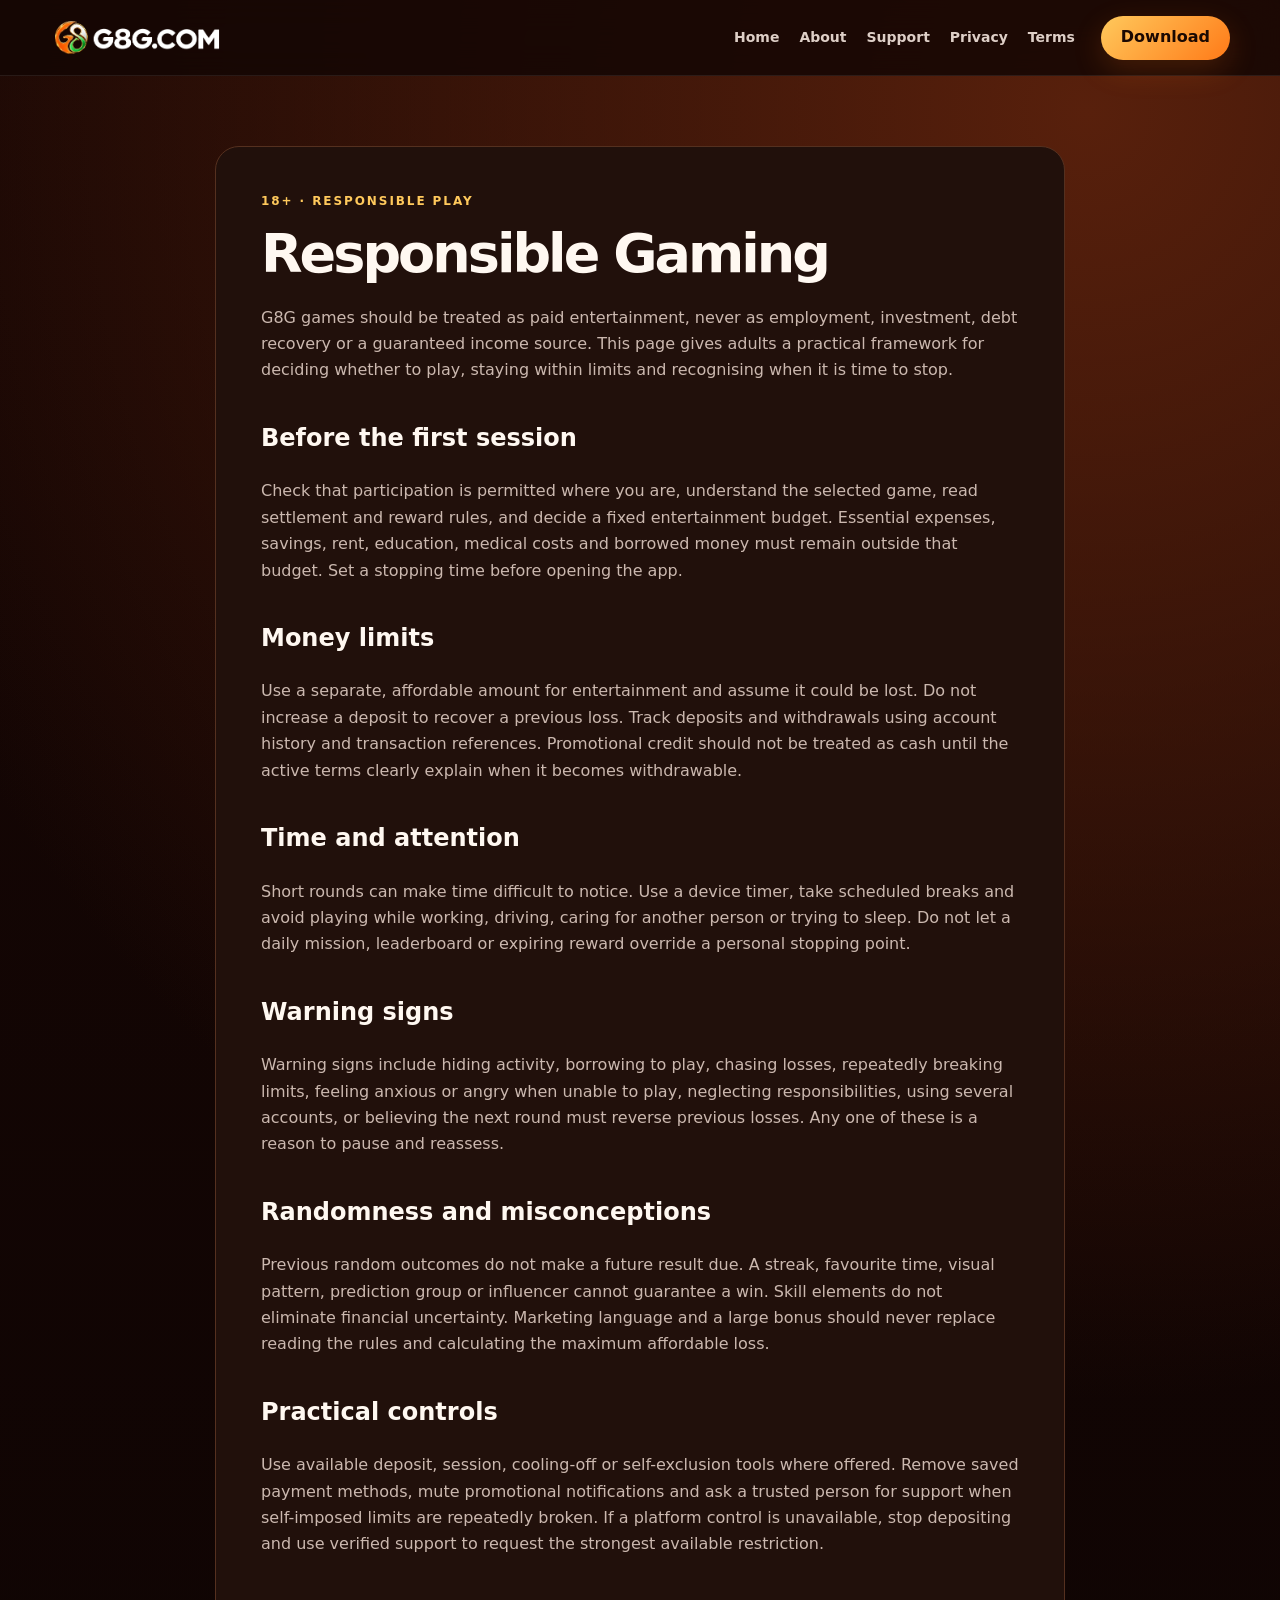
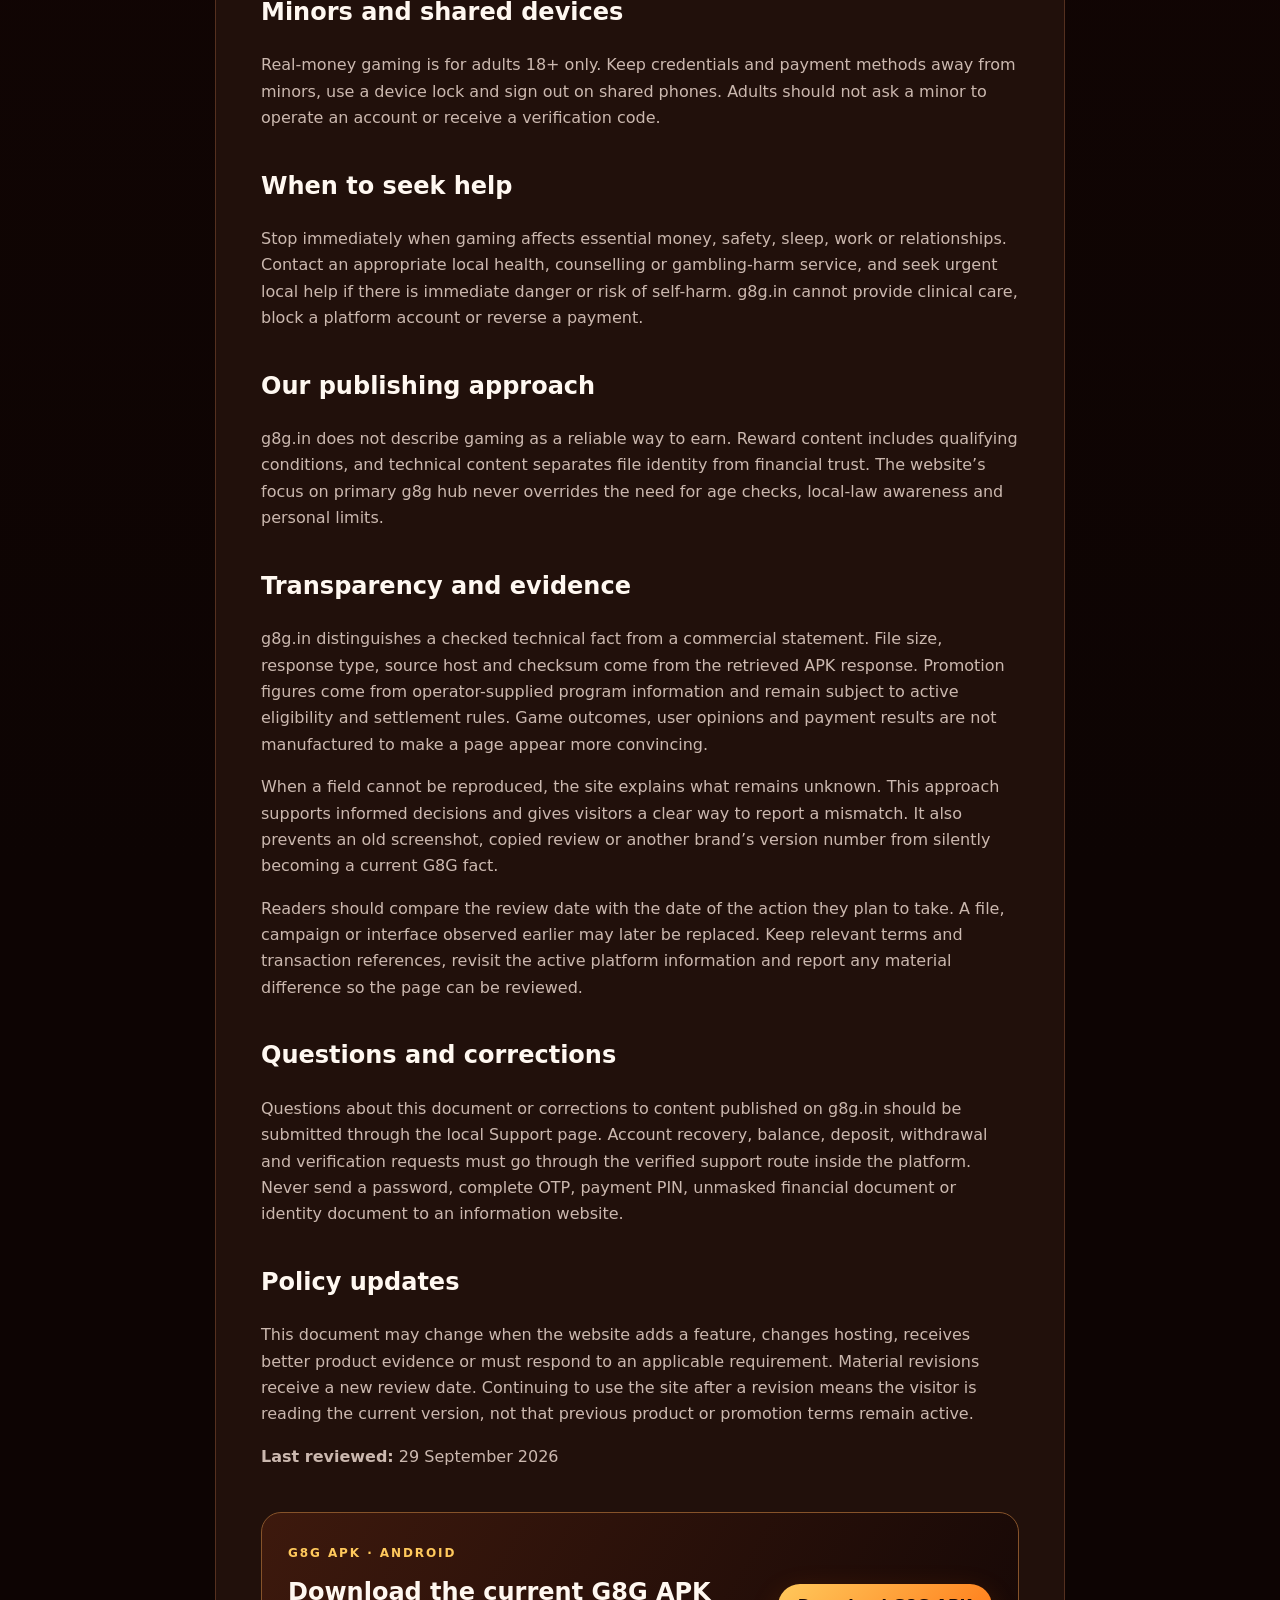
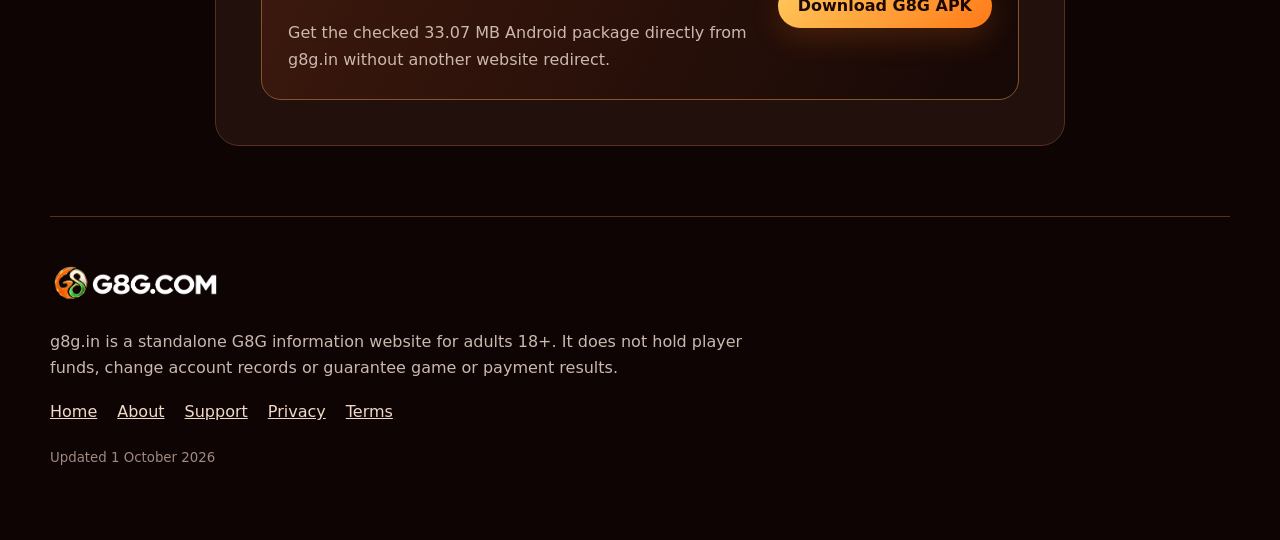
<file: responsible-gaming/index.html>
<!doctype html><html lang="en-IN"><head><meta charset="utf-8"><meta name="viewport" content="width=device-width,initial-scale=1,viewport-fit=cover"><title>Responsible Gaming Guide | g8g.in</title><meta name="description" content="Practical responsible-gaming guide from g8g.in covering budgets, time limits, warning signs, breaks, account safety and support."><meta name="robots" content="index,follow,max-image-preview:large"><link rel="canonical" href="https://g8g.in/responsible-gaming/"><link rel="icon" href="/favicon.ico" sizes="48x48"><link rel="icon" type="image/png" sizes="48x48" href="/assets/favicon-48.png"><link rel="apple-touch-icon" sizes="180x180" href="/assets/apple-touch-icon.png"><link rel="manifest" href="/site.webmanifest"><link rel="stylesheet" href="../assets/site.css"><style>:root{--accent:#ff7a18}</style></head><body><header><a class="brand" href="../"><img src="../assets/logo-horizontal.webp" alt="G8G.COM"></a><nav><a href="../">Home</a><a href="../about/">About</a><a href="../support/">Support</a><a href="../privacy/">Privacy</a><a href="../terms/">Terms</a></nav><a class="pill" href="../download/G8G.apk" download="G8G.apk" aria-label="Download G8G APK">Download</a></header><main><section class="legal rich-legal"><div class="eyebrow">18+ · RESPONSIBLE PLAY</div><h1>Responsible Gaming</h1><p>G8G games should be treated as paid entertainment, never as employment, investment, debt recovery or a guaranteed income source. This page gives adults a practical framework for deciding whether to play, staying within limits and recognising when it is time to stop.</p>
    <h2>Before the first session</h2><p>Check that participation is permitted where you are, understand the selected game, read settlement and reward rules, and decide a fixed entertainment budget. Essential expenses, savings, rent, education, medical costs and borrowed money must remain outside that budget. Set a stopping time before opening the app.</p>
    <h2>Money limits</h2><p>Use a separate, affordable amount for entertainment and assume it could be lost. Do not increase a deposit to recover a previous loss. Track deposits and withdrawals using account history and transaction references. Promotional credit should not be treated as cash until the active terms clearly explain when it becomes withdrawable.</p>
    <h2>Time and attention</h2><p>Short rounds can make time difficult to notice. Use a device timer, take scheduled breaks and avoid playing while working, driving, caring for another person or trying to sleep. Do not let a daily mission, leaderboard or expiring reward override a personal stopping point.</p>
    <h2>Warning signs</h2><p>Warning signs include hiding activity, borrowing to play, chasing losses, repeatedly breaking limits, feeling anxious or angry when unable to play, neglecting responsibilities, using several accounts, or believing the next round must reverse previous losses. Any one of these is a reason to pause and reassess.</p>
    <h2>Randomness and misconceptions</h2><p>Previous random outcomes do not make a future result due. A streak, favourite time, visual pattern, prediction group or influencer cannot guarantee a win. Skill elements do not eliminate financial uncertainty. Marketing language and a large bonus should never replace reading the rules and calculating the maximum affordable loss.</p>
    <h2>Practical controls</h2><p>Use available deposit, session, cooling-off or self-exclusion tools where offered. Remove saved payment methods, mute promotional notifications and ask a trusted person for support when self-imposed limits are repeatedly broken. If a platform control is unavailable, stop depositing and use verified support to request the strongest available restriction.</p>
    <h2>Minors and shared devices</h2><p>Real-money gaming is for adults 18+ only. Keep credentials and payment methods away from minors, use a device lock and sign out on shared phones. Adults should not ask a minor to operate an account or receive a verification code.</p>
    <h2>When to seek help</h2><p>Stop immediately when gaming affects essential money, safety, sleep, work or relationships. Contact an appropriate local health, counselling or gambling-harm service, and seek urgent local help if there is immediate danger or risk of self-harm. g8g.in cannot provide clinical care, block a platform account or reverse a payment.</p>
    <h2>Our publishing approach</h2><p>g8g.in does not describe gaming as a reliable way to earn. Reward content includes qualifying conditions, and technical content separates file identity from financial trust. The website’s focus on primary g8g hub never overrides the need for age checks, local-law awareness and personal limits.</p><h2>Transparency and evidence</h2><p>g8g.in distinguishes a checked technical fact from a commercial statement. File size, response type, source host and checksum come from the retrieved APK response. Promotion figures come from operator-supplied program information and remain subject to active eligibility and settlement rules. Game outcomes, user opinions and payment results are not manufactured to make a page appear more convincing.</p><p>When a field cannot be reproduced, the site explains what remains unknown. This approach supports informed decisions and gives visitors a clear way to report a mismatch. It also prevents an old screenshot, copied review or another brand’s version number from silently becoming a current G8G fact.</p><p>Readers should compare the review date with the date of the action they plan to take. A file, campaign or interface observed earlier may later be replaced. Keep relevant terms and transaction references, revisit the active platform information and report any material difference so the page can be reviewed.</p><h2>Questions and corrections</h2><p>Questions about this document or corrections to content published on g8g.in should be submitted through the local Support page. Account recovery, balance, deposit, withdrawal and verification requests must go through the verified support route inside the platform. Never send a password, complete OTP, payment PIN, unmasked financial document or identity document to an information website.</p><h2>Policy updates</h2><p>This document may change when the website adds a feature, changes hosting, receives better product evidence or must respond to an applicable requirement. Material revisions receive a new review date. Continuing to use the site after a revision means the visitor is reading the current version, not that previous product or promotion terms remain active.</p><p><strong>Last reviewed:</strong> 29 September 2026</p><div class="inner-download-cta"><div><span class="kicker">G8G APK · ANDROID</span><h2>Download the current G8G APK</h2><p>Get the checked 33.07 MB Android package directly from g8g.in without another website redirect.</p></div><a class="primary" href="../download/G8G.apk" download="G8G.apk">Download G8G APK</a></div></section></main><aside class="mobile-download-bar" aria-label="Quick APK download"><div><strong>G8G APK</strong><span>33.07 MB · Android</span></div><a href="../download/G8G.apk" download="G8G.apk" aria-label="Download G8G APK">Download</a></aside><footer><img src="../assets/logo-horizontal.webp" alt="G8G.COM"><p>g8g.in is a standalone G8G information website for adults 18+. It does not hold player funds, change account records or guarantee game or payment results.</p><div><a href="../">Home</a><a href="../about/">About</a><a href="../support/">Support</a><a href="../privacy/">Privacy</a><a href="../terms/">Terms</a></div><small>Updated 1 October 2026</small></footer></body></html>
</file>
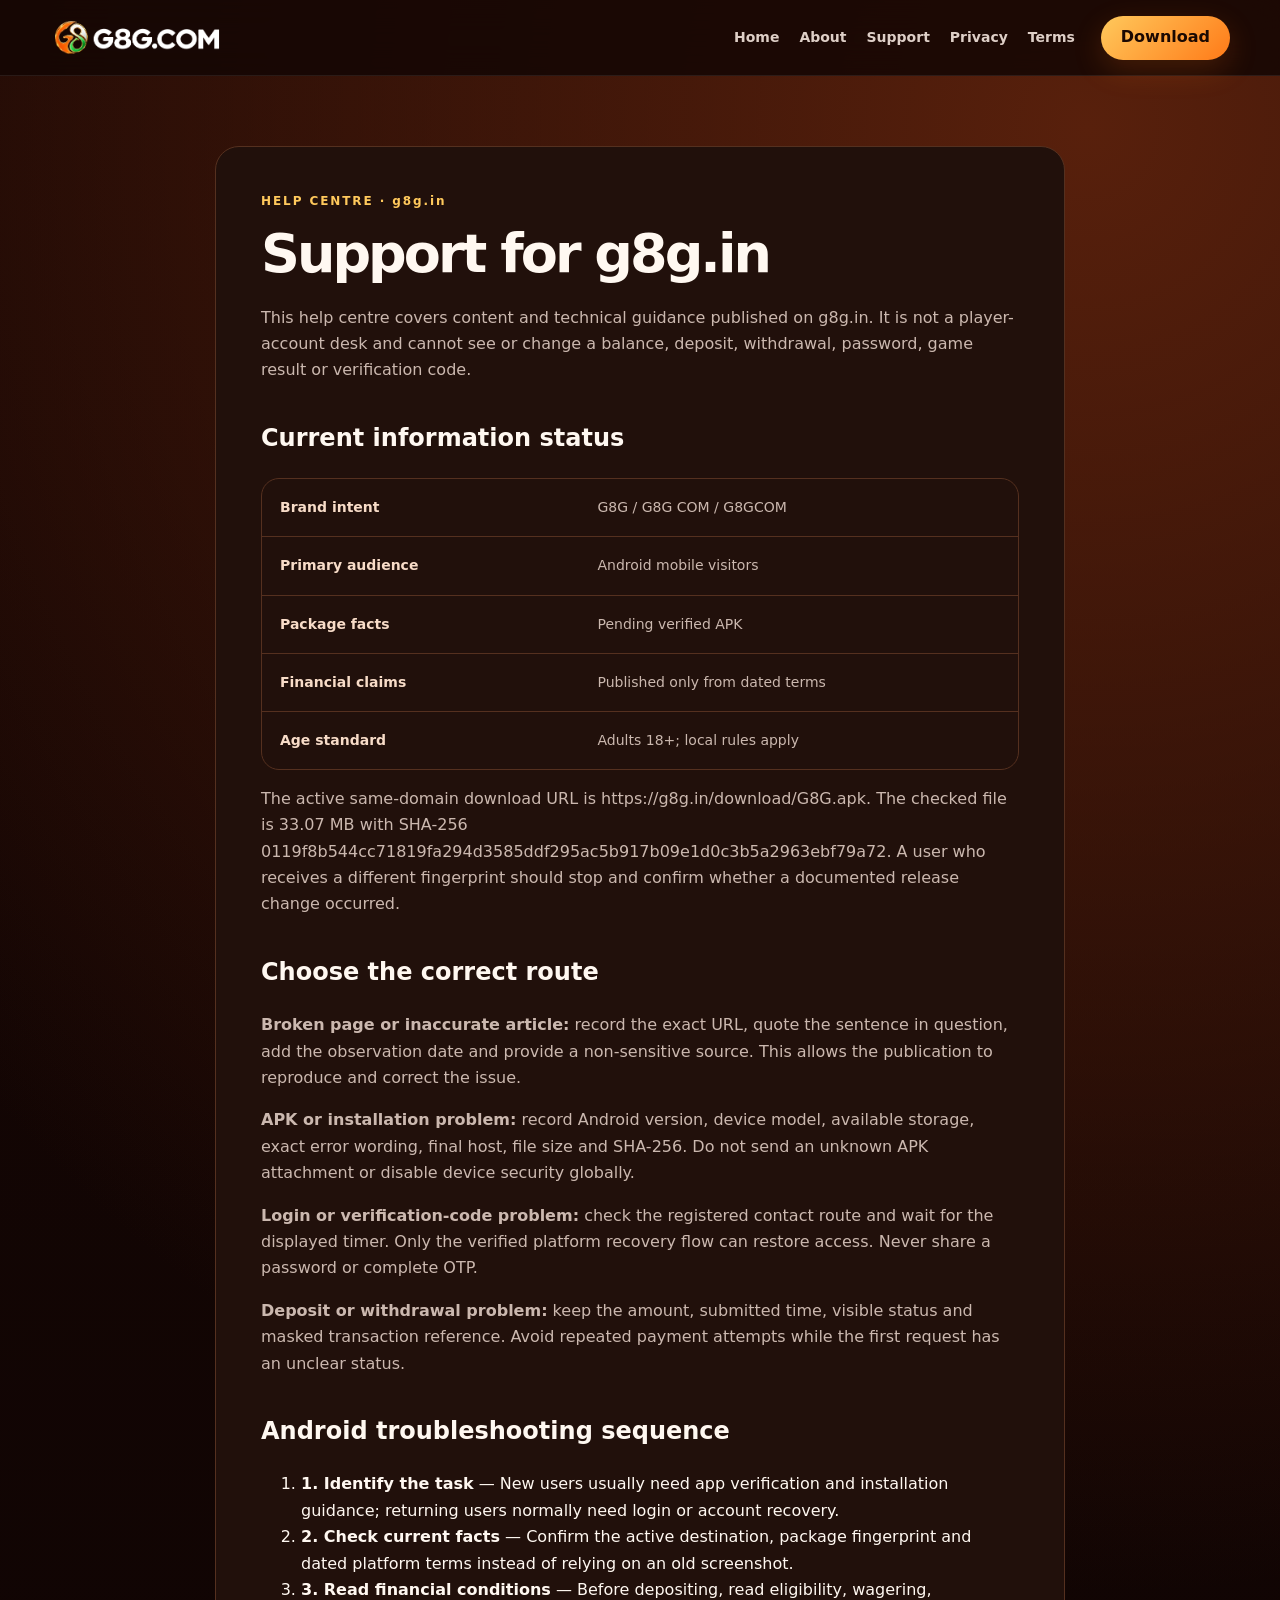
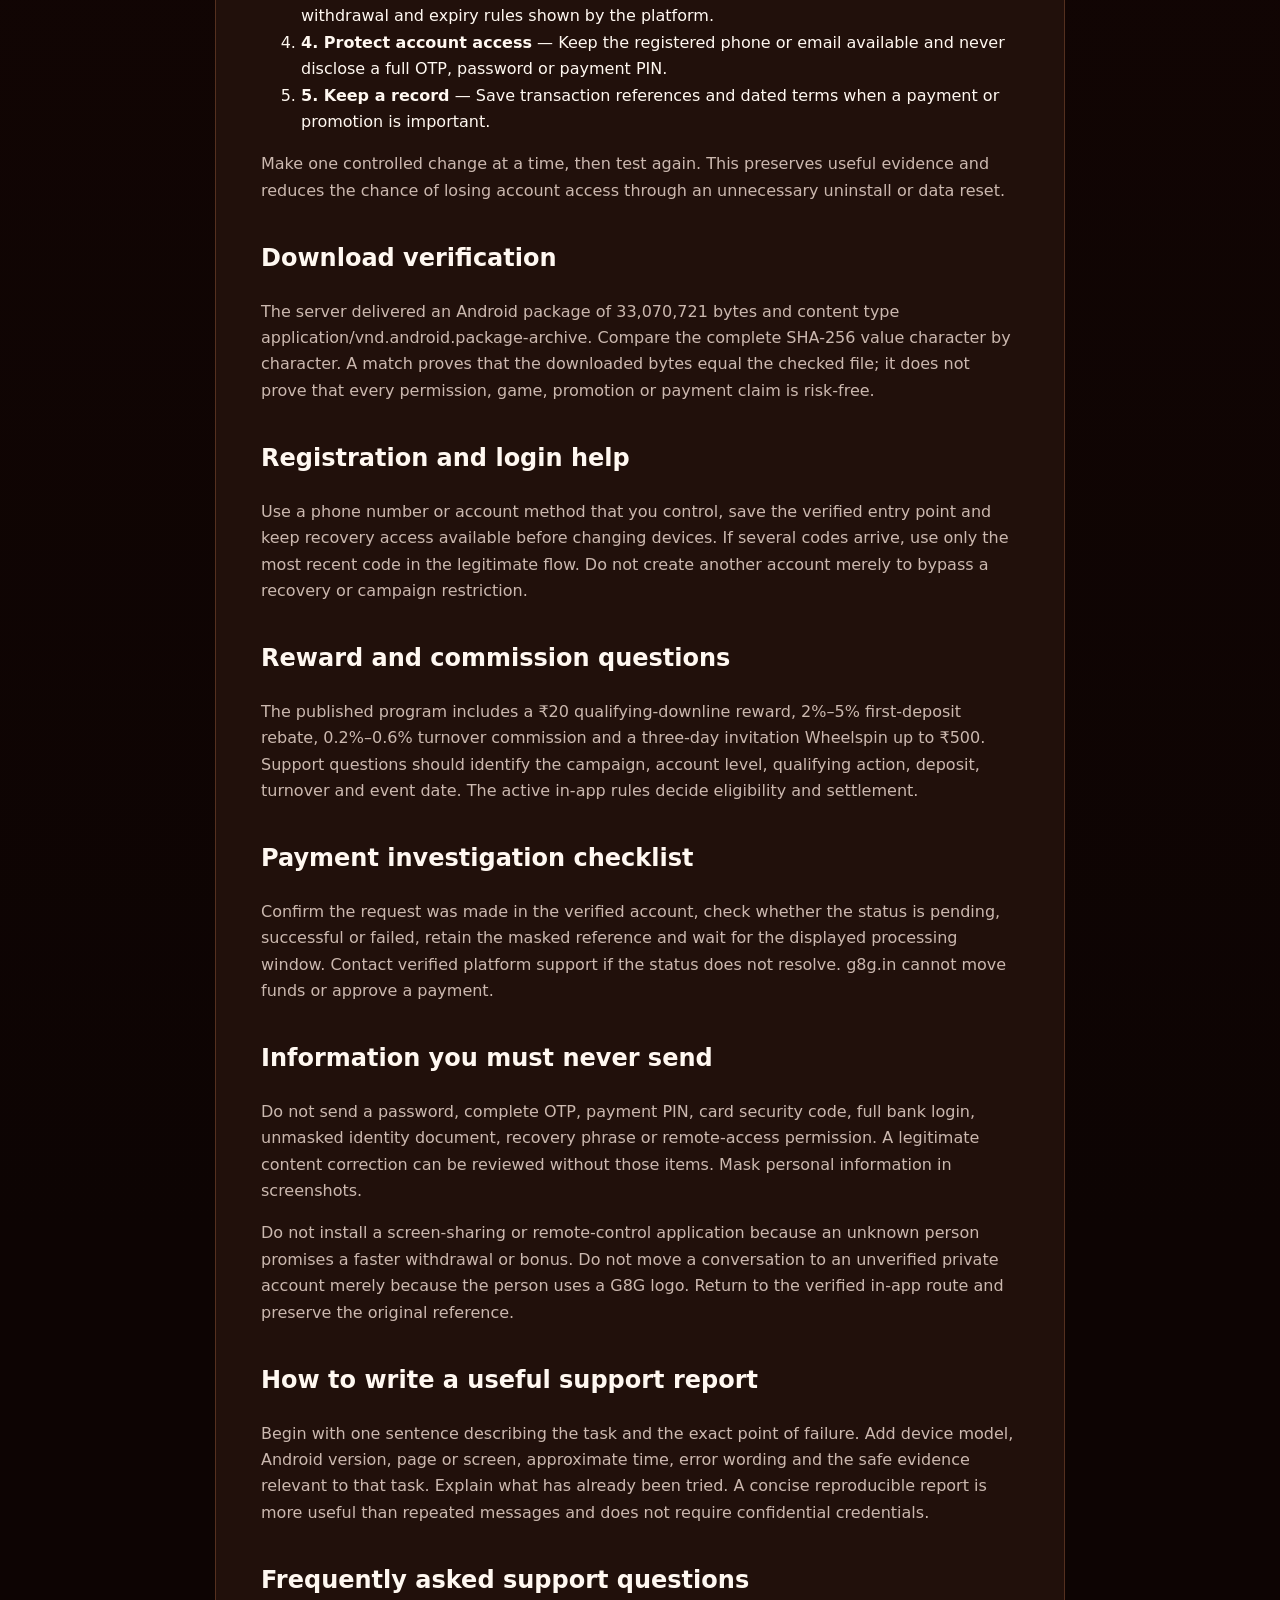
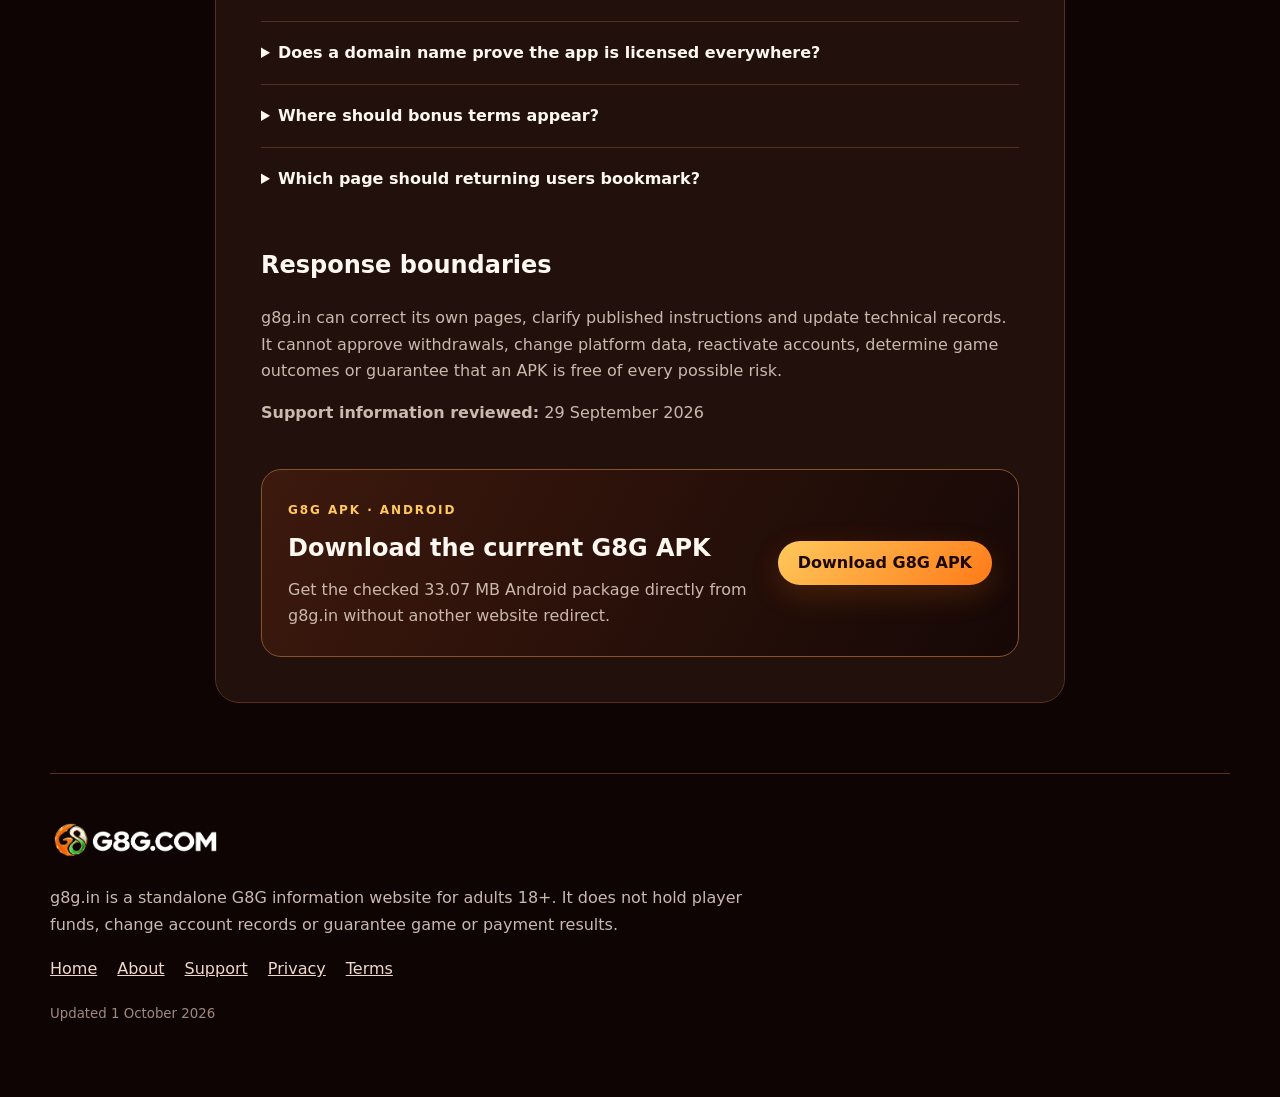
<file: support/index.html>
<!doctype html><html lang="en-IN"><head><meta charset="utf-8"><meta name="viewport" content="width=device-width,initial-scale=1,viewport-fit=cover"><title>Support &amp; G8G Help | g8g.in</title><meta name="description" content="Detailed G8G download, installation, login, reward, payment and content support for g8g.in."><meta name="robots" content="index,follow,max-image-preview:large"><link rel="canonical" href="https://g8g.in/support/"><link rel="icon" href="/favicon.ico" sizes="48x48"><link rel="icon" type="image/png" sizes="48x48" href="/assets/favicon-48.png"><link rel="apple-touch-icon" sizes="180x180" href="/assets/apple-touch-icon.png"><link rel="manifest" href="/site.webmanifest"><link rel="stylesheet" href="../assets/site.css"><style>:root{--accent:#ff7a18}</style></head><body><header><a class="brand" href="../"><img src="../assets/logo-horizontal.webp" alt="G8G.COM"></a><nav><a href="../">Home</a><a href="../about/">About</a><a href="../support/">Support</a><a href="../privacy/">Privacy</a><a href="../terms/">Terms</a></nav><a class="pill" href="../download/G8G.apk" download="G8G.apk" aria-label="Download G8G APK">Download</a></header><main><section class="legal rich-legal"><div class="eyebrow">HELP CENTRE · g8g.in</div><h1>Support for g8g.in</h1><p>This help centre covers content and technical guidance published on g8g.in. It is not a player-account desk and cannot see or change a balance, deposit, withdrawal, password, game result or verification code.</p>
  <h2>Current information status</h2><div class="table-wrap"><table><tbody><tr><th>Brand intent</th><td>G8G / G8G COM / G8GCOM</td></tr><tr><th>Primary audience</th><td>Android mobile visitors</td></tr><tr><th>Package facts</th><td>Pending verified APK</td></tr><tr><th>Financial claims</th><td>Published only from dated terms</td></tr><tr><th>Age standard</th><td>Adults 18+; local rules apply</td></tr></tbody></table></div><p>The active same-domain download URL is https://g8g.in/download/G8G.apk. The checked file is 33.07 MB with SHA-256 0119f8b544cc71819fa294d3585ddf295ac5b917b09e1d0c3b5a2963ebf79a72. A user who receives a different fingerprint should stop and confirm whether a documented release change occurred.</p>
  <h2>Choose the correct route</h2><p><strong>Broken page or inaccurate article:</strong> record the exact URL, quote the sentence in question, add the observation date and provide a non-sensitive source. This allows the publication to reproduce and correct the issue.</p><p><strong>APK or installation problem:</strong> record Android version, device model, available storage, exact error wording, final host, file size and SHA-256. Do not send an unknown APK attachment or disable device security globally.</p><p><strong>Login or verification-code problem:</strong> check the registered contact route and wait for the displayed timer. Only the verified platform recovery flow can restore access. Never share a password or complete OTP.</p><p><strong>Deposit or withdrawal problem:</strong> keep the amount, submitted time, visible status and masked transaction reference. Avoid repeated payment attempts while the first request has an unclear status.</p>
  <h2>Android troubleshooting sequence</h2><ol class="prose-list"><li><strong>1. Identify the task</strong> — New users usually need app verification and installation guidance; returning users normally need login or account recovery.</li><li><strong>2. Check current facts</strong> — Confirm the active destination, package fingerprint and dated platform terms instead of relying on an old screenshot.</li><li><strong>3. Read financial conditions</strong> — Before depositing, read eligibility, wagering, withdrawal and expiry rules shown by the platform.</li><li><strong>4. Protect account access</strong> — Keep the registered phone or email available and never disclose a full OTP, password or payment PIN.</li><li><strong>5. Keep a record</strong> — Save transaction references and dated terms when a payment or promotion is important.</li></ol><p>Make one controlled change at a time, then test again. This preserves useful evidence and reduces the chance of losing account access through an unnecessary uninstall or data reset.</p>
  <h2>Download verification</h2><p>The server delivered an Android package of 33,070,721 bytes and content type application/vnd.android.package-archive. Compare the complete SHA-256 value character by character. A match proves that the downloaded bytes equal the checked file; it does not prove that every permission, game, promotion or payment claim is risk-free.</p>
  <h2>Registration and login help</h2><p>Use a phone number or account method that you control, save the verified entry point and keep recovery access available before changing devices. If several codes arrive, use only the most recent code in the legitimate flow. Do not create another account merely to bypass a recovery or campaign restriction.</p>
  <h2>Reward and commission questions</h2><p>The published program includes a ₹20 qualifying-downline reward, 2%–5% first-deposit rebate, 0.2%–0.6% turnover commission and a three-day invitation Wheelspin up to ₹500. Support questions should identify the campaign, account level, qualifying action, deposit, turnover and event date. The active in-app rules decide eligibility and settlement.</p>
  <h2>Payment investigation checklist</h2><p>Confirm the request was made in the verified account, check whether the status is pending, successful or failed, retain the masked reference and wait for the displayed processing window. Contact verified platform support if the status does not resolve. g8g.in cannot move funds or approve a payment.</p>
  <h2>Information you must never send</h2><p>Do not send a password, complete OTP, payment PIN, card security code, full bank login, unmasked identity document, recovery phrase or remote-access permission. A legitimate content correction can be reviewed without those items. Mask personal information in screenshots.</p><p>Do not install a screen-sharing or remote-control application because an unknown person promises a faster withdrawal or bonus. Do not move a conversation to an unverified private account merely because the person uses a G8G logo. Return to the verified in-app route and preserve the original reference.</p>
  <h2>How to write a useful support report</h2><p>Begin with one sentence describing the task and the exact point of failure. Add device model, Android version, page or screen, approximate time, error wording and the safe evidence relevant to that task. Explain what has already been tried. A concise reproducible report is more useful than repeated messages and does not require confidential credentials.</p>
  <h2>Frequently asked support questions</h2><details><summary>Does a domain name prove the app is licensed everywhere?</summary><p>No. A domain extension is not proof of regulatory status or universal availability. Users must check current local rules.</p></details><details><summary>Where should bonus terms appear?</summary><p>On a dated promotion record that states eligibility, minimum activity, turnover, expiry and exclusions.</p></details><details><summary>Which page should returning users bookmark?</summary><p>Bookmark the verified access route and the login-help page; do not depend on changing search results or forwarded links.</p></details>
  <h2>Response boundaries</h2><p>g8g.in can correct its own pages, clarify published instructions and update technical records. It cannot approve withdrawals, change platform data, reactivate accounts, determine game outcomes or guarantee that an APK is free of every possible risk.</p><p><strong>Support information reviewed:</strong> 29 September 2026</p><div class="inner-download-cta"><div><span class="kicker">G8G APK · ANDROID</span><h2>Download the current G8G APK</h2><p>Get the checked 33.07 MB Android package directly from g8g.in without another website redirect.</p></div><a class="primary" href="../download/G8G.apk" download="G8G.apk">Download G8G APK</a></div></section></main><aside class="mobile-download-bar" aria-label="Quick APK download"><div><strong>G8G APK</strong><span>33.07 MB · Android</span></div><a href="../download/G8G.apk" download="G8G.apk" aria-label="Download G8G APK">Download</a></aside><footer><img src="../assets/logo-horizontal.webp" alt="G8G.COM"><p>g8g.in is a standalone G8G information website for adults 18+. It does not hold player funds, change account records or guarantee game or payment results.</p><div><a href="../">Home</a><a href="../about/">About</a><a href="../support/">Support</a><a href="../privacy/">Privacy</a><a href="../terms/">Terms</a></div><small>Updated 1 October 2026</small></footer></body></html>
</file>
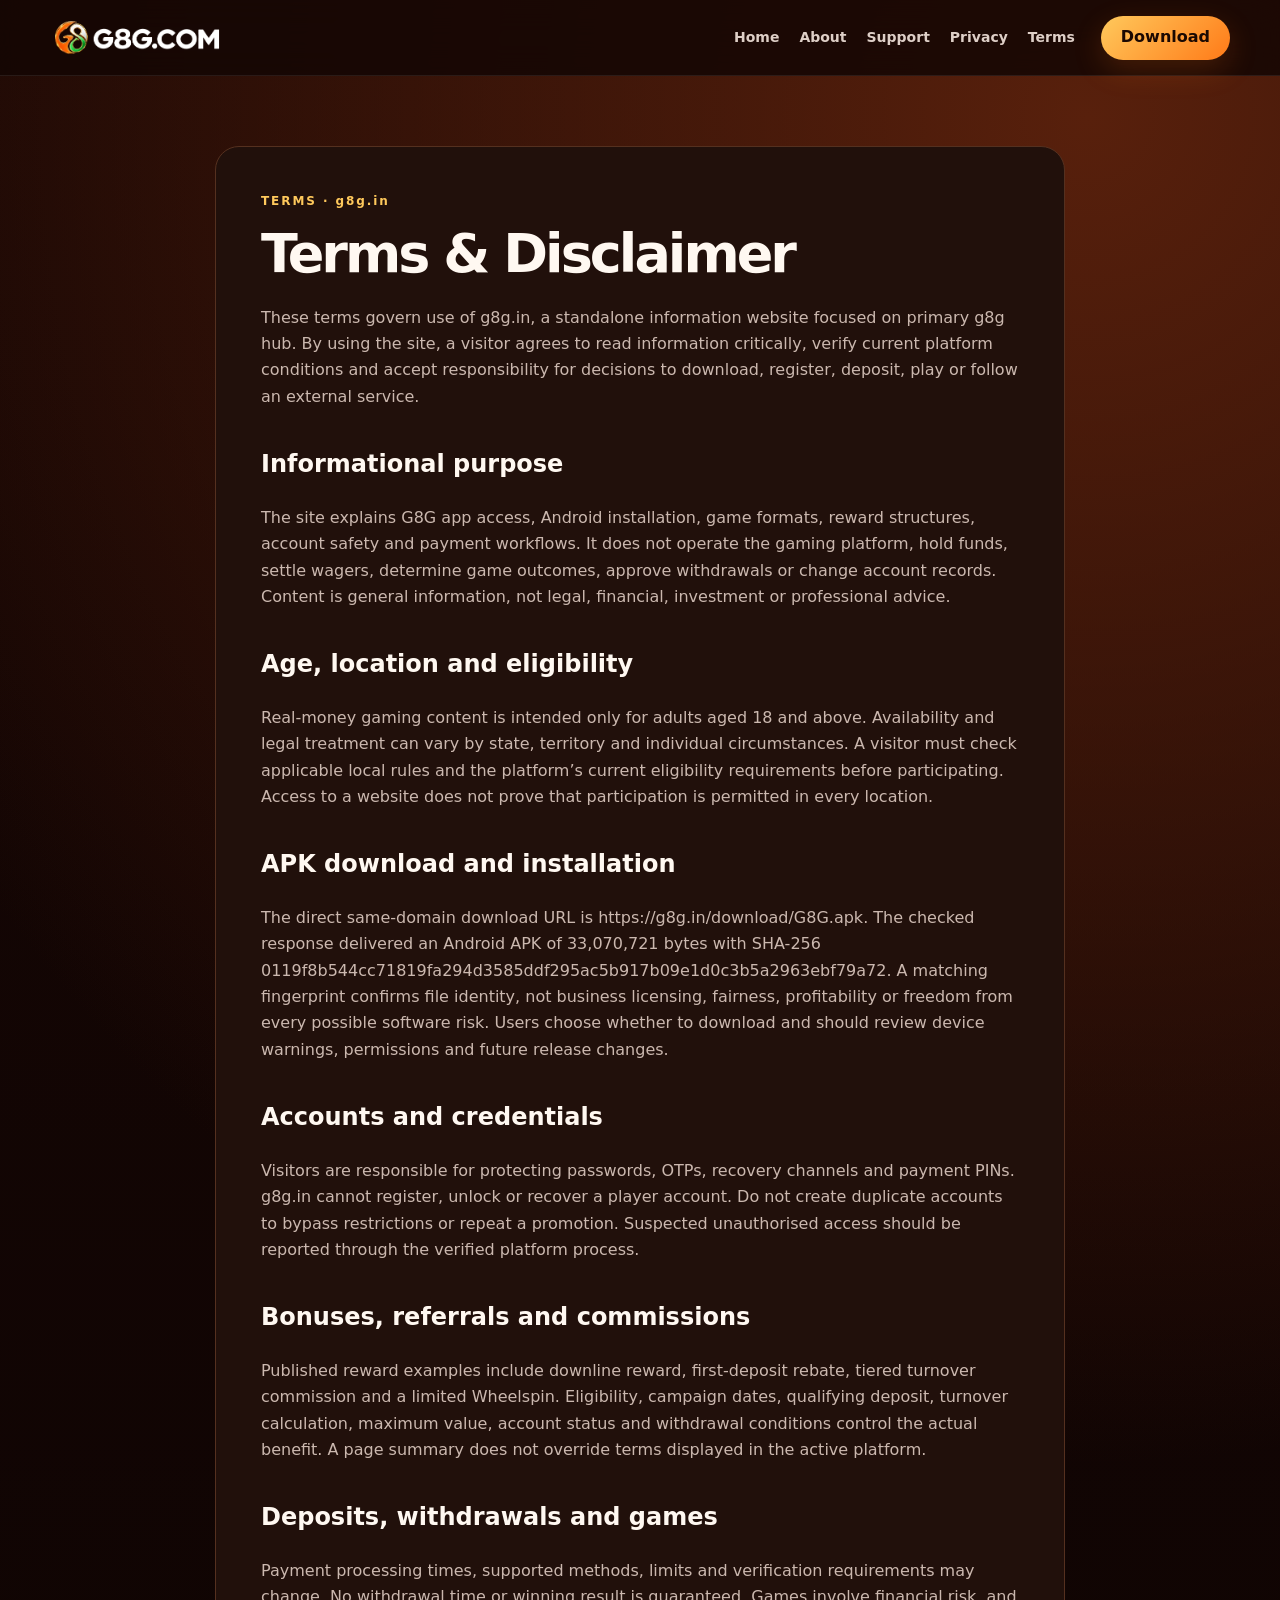
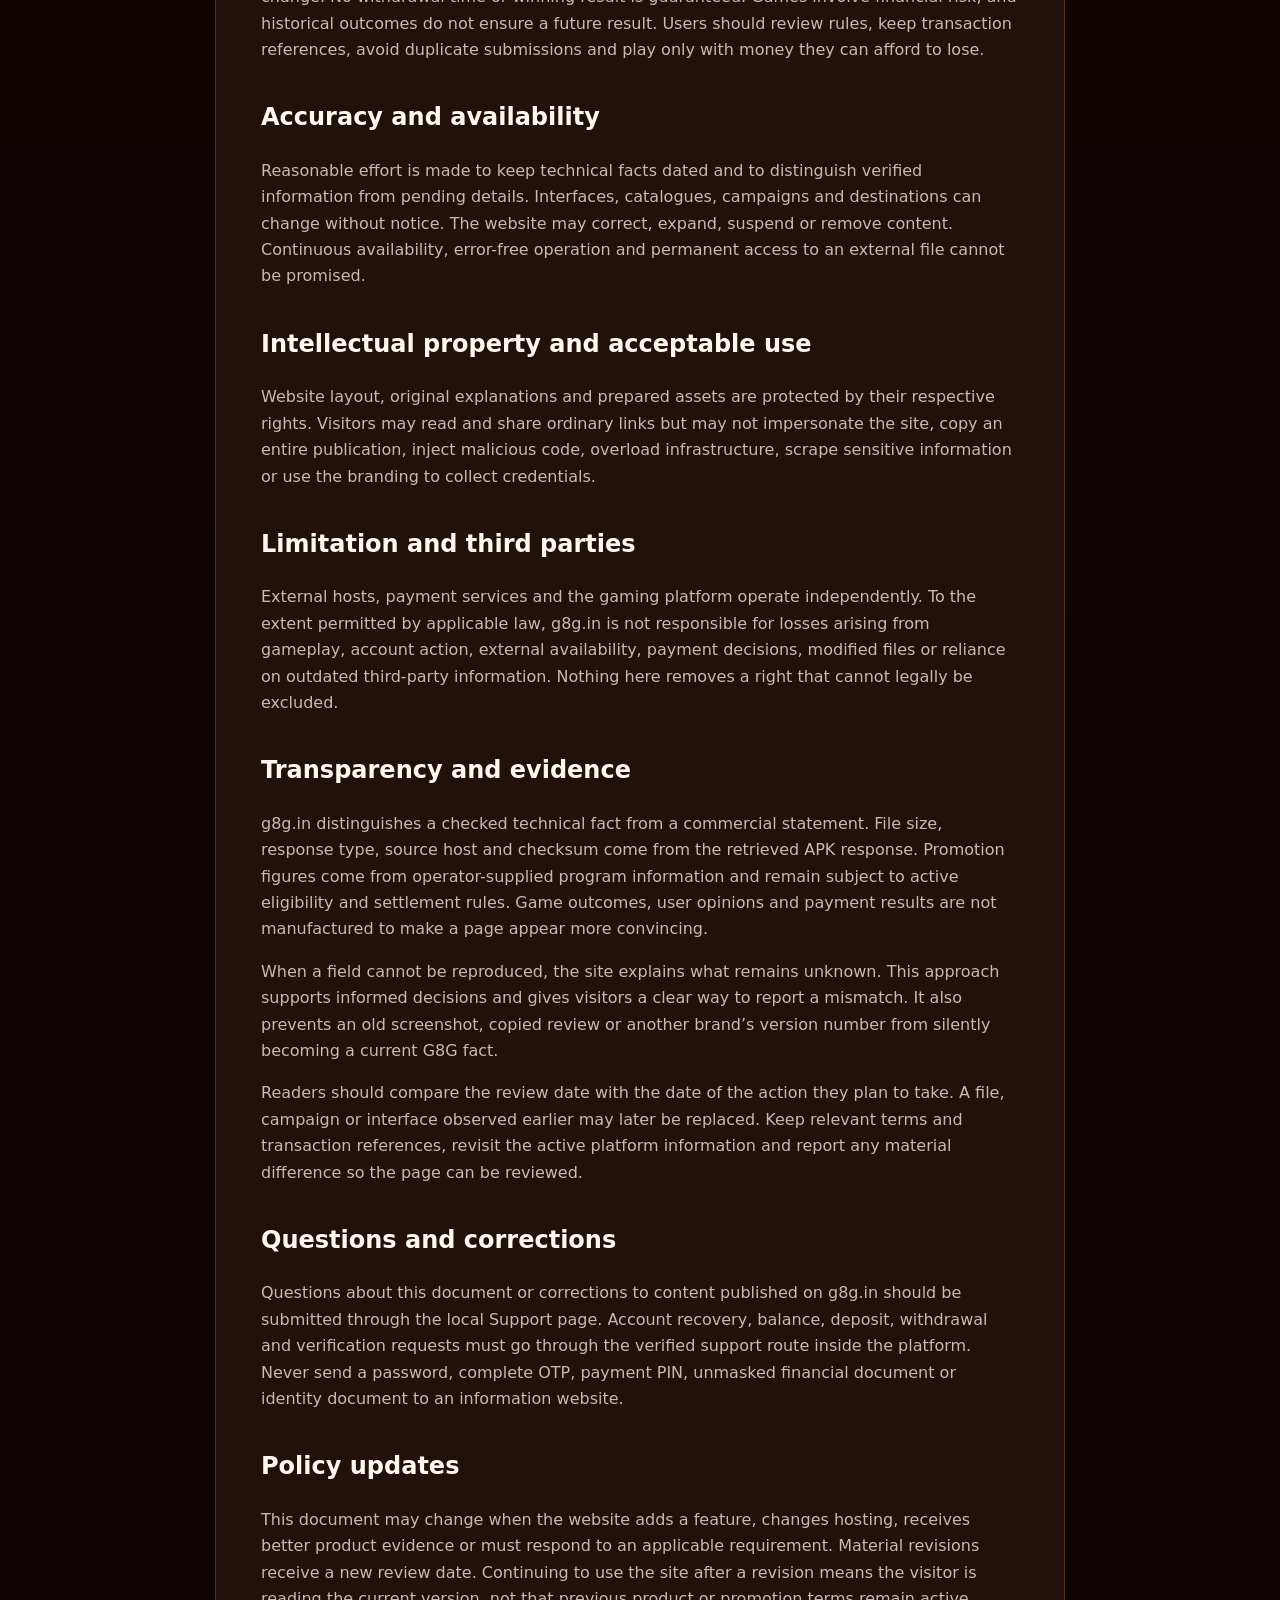
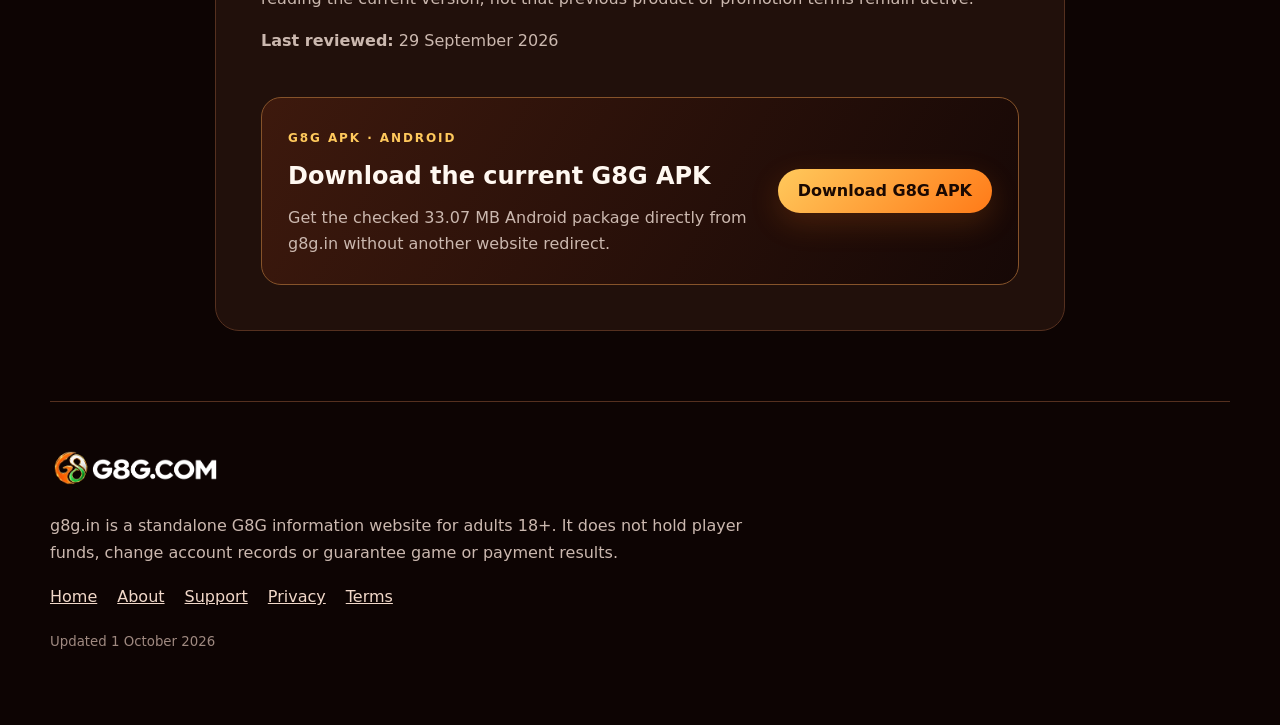
<file: terms/index.html>
<!doctype html><html lang="en-IN"><head><meta charset="utf-8"><meta name="viewport" content="width=device-width,initial-scale=1,viewport-fit=cover"><title>Terms, Conditions &amp; Disclaimer | g8g.in</title><meta name="description" content="Terms and disclaimer for using g8g.in, its G8G content, APK link, reward information and independent support material."><meta name="robots" content="index,follow,max-image-preview:large"><link rel="canonical" href="https://g8g.in/terms/"><link rel="icon" href="/favicon.ico" sizes="48x48"><link rel="icon" type="image/png" sizes="48x48" href="/assets/favicon-48.png"><link rel="apple-touch-icon" sizes="180x180" href="/assets/apple-touch-icon.png"><link rel="manifest" href="/site.webmanifest"><link rel="stylesheet" href="../assets/site.css"><style>:root{--accent:#ff7a18}</style></head><body><header><a class="brand" href="../"><img src="../assets/logo-horizontal.webp" alt="G8G.COM"></a><nav><a href="../">Home</a><a href="../about/">About</a><a href="../support/">Support</a><a href="../privacy/">Privacy</a><a href="../terms/">Terms</a></nav><a class="pill" href="../download/G8G.apk" download="G8G.apk" aria-label="Download G8G APK">Download</a></header><main><section class="legal rich-legal"><div class="eyebrow">TERMS · g8g.in</div><h1>Terms & Disclaimer</h1><p>These terms govern use of g8g.in, a standalone information website focused on primary g8g hub. By using the site, a visitor agrees to read information critically, verify current platform conditions and accept responsibility for decisions to download, register, deposit, play or follow an external service.</p>
    <h2>Informational purpose</h2><p>The site explains G8G app access, Android installation, game formats, reward structures, account safety and payment workflows. It does not operate the gaming platform, hold funds, settle wagers, determine game outcomes, approve withdrawals or change account records. Content is general information, not legal, financial, investment or professional advice.</p>
    <h2>Age, location and eligibility</h2><p>Real-money gaming content is intended only for adults aged 18 and above. Availability and legal treatment can vary by state, territory and individual circumstances. A visitor must check applicable local rules and the platform’s current eligibility requirements before participating. Access to a website does not prove that participation is permitted in every location.</p>
    <h2>APK download and installation</h2><p>The direct same-domain download URL is https://g8g.in/download/G8G.apk. The checked response delivered an Android APK of 33,070,721 bytes with SHA-256 0119f8b544cc71819fa294d3585ddf295ac5b917b09e1d0c3b5a2963ebf79a72. A matching fingerprint confirms file identity, not business licensing, fairness, profitability or freedom from every possible software risk. Users choose whether to download and should review device warnings, permissions and future release changes.</p>
    <h2>Accounts and credentials</h2><p>Visitors are responsible for protecting passwords, OTPs, recovery channels and payment PINs. g8g.in cannot register, unlock or recover a player account. Do not create duplicate accounts to bypass restrictions or repeat a promotion. Suspected unauthorised access should be reported through the verified platform process.</p>
    <h2>Bonuses, referrals and commissions</h2><p>Published reward examples include downline reward, first-deposit rebate, tiered turnover commission and a limited Wheelspin. Eligibility, campaign dates, qualifying deposit, turnover calculation, maximum value, account status and withdrawal conditions control the actual benefit. A page summary does not override terms displayed in the active platform.</p>
    <h2>Deposits, withdrawals and games</h2><p>Payment processing times, supported methods, limits and verification requirements may change. No withdrawal time or winning result is guaranteed. Games involve financial risk, and historical outcomes do not ensure a future result. Users should review rules, keep transaction references, avoid duplicate submissions and play only with money they can afford to lose.</p>
    <h2>Accuracy and availability</h2><p>Reasonable effort is made to keep technical facts dated and to distinguish verified information from pending details. Interfaces, catalogues, campaigns and destinations can change without notice. The website may correct, expand, suspend or remove content. Continuous availability, error-free operation and permanent access to an external file cannot be promised.</p>
    <h2>Intellectual property and acceptable use</h2><p>Website layout, original explanations and prepared assets are protected by their respective rights. Visitors may read and share ordinary links but may not impersonate the site, copy an entire publication, inject malicious code, overload infrastructure, scrape sensitive information or use the branding to collect credentials.</p>
    <h2>Limitation and third parties</h2><p>External hosts, payment services and the gaming platform operate independently. To the extent permitted by applicable law, g8g.in is not responsible for losses arising from gameplay, account action, external availability, payment decisions, modified files or reliance on outdated third-party information. Nothing here removes a right that cannot legally be excluded.</p><h2>Transparency and evidence</h2><p>g8g.in distinguishes a checked technical fact from a commercial statement. File size, response type, source host and checksum come from the retrieved APK response. Promotion figures come from operator-supplied program information and remain subject to active eligibility and settlement rules. Game outcomes, user opinions and payment results are not manufactured to make a page appear more convincing.</p><p>When a field cannot be reproduced, the site explains what remains unknown. This approach supports informed decisions and gives visitors a clear way to report a mismatch. It also prevents an old screenshot, copied review or another brand’s version number from silently becoming a current G8G fact.</p><p>Readers should compare the review date with the date of the action they plan to take. A file, campaign or interface observed earlier may later be replaced. Keep relevant terms and transaction references, revisit the active platform information and report any material difference so the page can be reviewed.</p><h2>Questions and corrections</h2><p>Questions about this document or corrections to content published on g8g.in should be submitted through the local Support page. Account recovery, balance, deposit, withdrawal and verification requests must go through the verified support route inside the platform. Never send a password, complete OTP, payment PIN, unmasked financial document or identity document to an information website.</p><h2>Policy updates</h2><p>This document may change when the website adds a feature, changes hosting, receives better product evidence or must respond to an applicable requirement. Material revisions receive a new review date. Continuing to use the site after a revision means the visitor is reading the current version, not that previous product or promotion terms remain active.</p><p><strong>Last reviewed:</strong> 29 September 2026</p><div class="inner-download-cta"><div><span class="kicker">G8G APK · ANDROID</span><h2>Download the current G8G APK</h2><p>Get the checked 33.07 MB Android package directly from g8g.in without another website redirect.</p></div><a class="primary" href="../download/G8G.apk" download="G8G.apk">Download G8G APK</a></div></section></main><aside class="mobile-download-bar" aria-label="Quick APK download"><div><strong>G8G APK</strong><span>33.07 MB · Android</span></div><a href="../download/G8G.apk" download="G8G.apk" aria-label="Download G8G APK">Download</a></aside><footer><img src="../assets/logo-horizontal.webp" alt="G8G.COM"><p>g8g.in is a standalone G8G information website for adults 18+. It does not hold player funds, change account records or guarantee game or payment results.</p><div><a href="../">Home</a><a href="../about/">About</a><a href="../support/">Support</a><a href="../privacy/">Privacy</a><a href="../terms/">Terms</a></div><small>Updated 1 October 2026</small></footer></body></html>
</file>
<file: assets/site.css>
@font-face{font-family:InterFallback;src:local(Arial)}
:root{--bg:#140604;--panel:#22100b;--panel2:#2d140c;--text:#fff8f1;--muted:#cbb8af;--line:#55301f;--accent:#ff7a18;--gold:#ffc95c}
*{box-sizing:border-box}html{scroll-behavior:smooth}body{margin:0;background:radial-gradient(circle at 85% 3%,#58200c 0,transparent 34%),linear-gradient(180deg,#160604,#0d0403 66%);color:var(--text);font-family:InterFallback,Inter,system-ui,-apple-system,sans-serif;line-height:1.65}a{color:inherit}header{height:76px;position:sticky;top:0;z-index:20;display:flex;align-items:center;gap:26px;padding:0 max(22px,calc((100vw - 1180px)/2));background:rgba(20,6,4,.86);backdrop-filter:blur(16px);border-bottom:1px solid rgba(255,255,255,.08)}.brand{display:flex;margin-right:auto}.brand img{width:174px;height:auto;display:block}nav{display:flex;gap:20px}nav a{text-decoration:none;color:#decfc7;font-size:14px;font-weight:700}.pill,.primary,.secondary{display:inline-flex;align-items:center;justify-content:center;min-height:44px;border-radius:999px;padding:0 20px;text-decoration:none;font-weight:850}.pill,.primary{color:#1b0902;background:linear-gradient(135deg,var(--gold),var(--accent));box-shadow:0 10px 30px rgba(255,122,24,.18)}.secondary{border:1px solid #805032;background:#27120c}.hero{max-width:1180px;margin:0 auto;padding:72px 0 54px;display:grid;grid-template-columns:minmax(0,1fr) 400px;gap:70px;align-items:center}.eyebrow,.kicker{font-size:12px;letter-spacing:.16em;font-weight:900;color:var(--gold)}h1{font-size:clamp(46px,7vw,82px);line-height:.98;letter-spacing:-.055em;margin:16px 0 24px;max-width:830px}.hero p{font-size:18px;color:var(--muted);max-width:720px}.app-icon{width:100%;height:auto;filter:drop-shadow(0 38px 40px rgba(0,0,0,.45))}.actions{display:flex;gap:12px;margin:30px 0 24px}.chips{display:flex;flex-wrap:wrap;gap:8px}.chips span{border:1px solid var(--line);background:#24100b;border-radius:999px;padding:6px 12px;color:#dbc7bd;font-size:12px}.trust{max-width:1180px;margin:0 auto 54px;display:grid;grid-template-columns:repeat(4,1fr);border:1px solid var(--line);border-radius:20px;overflow:hidden;background:rgba(41,16,9,.75)}.trust div{padding:21px;border-right:1px solid var(--line)}.trust div:last-child{border:0}.trust b,.trust span{display:block}.trust b{color:#fff}.trust span{font-size:13px;color:var(--muted)}.content,.faq,.download{max-width:1180px;margin:0 auto;padding:58px 0;border-top:1px solid rgba(255,255,255,.1)}.content h2,.faq h2,.download h2{font-size:clamp(30px,4vw,50px);line-height:1.06;letter-spacing:-.035em;margin:10px 0 18px}.content>p,.download p{max-width:900px;color:var(--muted);font-size:17px}.cards{max-width:1180px;margin:0 auto 60px;display:grid;grid-template-columns:repeat(4,1fr);gap:14px}.card{min-height:230px;padding:24px;border:1px solid var(--line);border-radius:20px;background:linear-gradient(145deg,#2c140d,#1b0b08)}.card span{display:block;color:var(--accent);font-weight:900}.card h3{font-size:20px;margin:40px 0 8px}.card p{color:var(--muted);font-size:14px}.download{padding:34px;border:1px solid #754126;border-radius:24px;background:linear-gradient(120deg,#3d190d,#20100c);display:flex;align-items:center;gap:28px;margin-bottom:60px}.download>div{margin-right:auto}.download h2{font-size:34px}.download button{flex:0 0 auto;border:1px solid #7c583f;color:#cbb8af;background:#29140d;border-radius:999px;padding:15px 20px;font-weight:800}.network{display:grid;grid-template-columns:repeat(3,1fr);gap:12px;margin-top:28px}.network a{display:block;text-decoration:none;padding:18px;border:1px solid var(--line);border-radius:16px;background:#21100b}.network b,.network small{display:block}.network b{color:var(--gold)}.network small{color:var(--muted)}details{border-top:1px solid var(--line);padding:18px 0}summary{font-weight:850;cursor:pointer}details p{color:var(--muted);max-width:850px}footer{max-width:1180px;margin:50px auto 0;padding:45px 0 70px;border-top:1px solid var(--line)}footer img{width:171px}footer p{max-width:740px;color:var(--muted)}footer div{display:flex;gap:20px;margin:18px 0}footer a{color:#f1d8c9}footer small{color:#9f8980}.legal{max-width:850px;margin:70px auto;padding:45px;border:1px solid var(--line);border-radius:24px;background:#21100b}.legal h1{font-size:54px}.legal h2{margin-top:35px}.legal p{color:var(--muted)}
@media(max-width:900px){header nav{display:none}.hero{padding:52px 22px 40px;grid-template-columns:1fr}.app-icon{width:260px;grid-row:1}.trust,.content,.faq{margin-left:22px;margin-right:22px}.cards{padding:0 22px;grid-template-columns:1fr 1fr}.download{margin:0 22px 50px}.network{grid-template-columns:1fr 1fr}footer{margin:40px 22px 0}.legal{margin:35px 20px}.legal h1{font-size:42px}}
@media(max-width:560px){header{height:66px;padding:0 14px}.brand img{width:142px}.pill{font-size:12px;padding:0 14px}.hero{gap:20px}.hero h1{font-size:48px}.hero p{font-size:16px}.actions{flex-direction:column}.trust{grid-template-columns:1fr 1fr}.trust div:nth-child(2){border-right:0}.trust div:nth-child(-n+2){border-bottom:1px solid var(--line)}.cards{grid-template-columns:1fr}.card{min-height:180px}.download{display:block}.download button{width:100%;margin-top:18px}.network{grid-template-columns:1fr}.content,.faq{padding:42px 0}.legal{padding:28px}.legal h1{font-size:38px}}
@media(prefers-reduced-motion:no-preference){.card,.network a{transition:transform .18s,border-color .18s}.card:hover,.network a:hover{transform:translateY(-3px);border-color:var(--accent)}}
.deep>p{max-width:920px}.steps{list-style:none;padding:0;margin:34px 0 0;display:grid;grid-template-columns:1fr 1fr;gap:12px}.steps li{display:flex;gap:18px;padding:22px;border:1px solid var(--line);border-radius:18px;background:rgba(38,15,10,.8)}.steps li:last-child:nth-child(odd){grid-column:1/-1}.steps li>span{display:grid;place-items:center;flex:0 0 36px;height:36px;border-radius:50%;background:var(--accent);color:#1a0803;font-weight:950}.steps h3{margin:1px 0 6px;font-size:18px}.steps p{margin:0;color:var(--muted);font-size:14px}.evidence{max-width:1180px;margin:0 auto;padding:58px 0;border-top:1px solid rgba(255,255,255,.1);display:grid;grid-template-columns:.85fr 1.15fr;gap:54px;align-items:start}.evidence h2{font-size:clamp(30px,4vw,50px);line-height:1.06;margin:10px 0 18px}.evidence p{color:var(--muted)}.table-wrap{overflow:hidden;border:1px solid var(--line);border-radius:18px;background:#21100b}table{width:100%;border-collapse:collapse}th,td{text-align:left;padding:17px 18px;border-bottom:1px solid var(--line);vertical-align:top}tr:last-child th,tr:last-child td{border:0}th{width:42%;color:#f8dcc8;font-size:14px}td{color:var(--muted);font-size:14px}
@media(max-width:900px){.evidence{margin-left:22px;margin-right:22px;grid-template-columns:1fr;gap:24px}}
@media(max-width:560px){.evidence{padding:42px 0}.steps{grid-template-columns:1fr}.steps li:last-child:nth-child(odd){grid-column:auto}.steps li{padding:18px}.table-wrap{overflow-x:auto}th,td{padding:14px 12px}}
.product{display:grid;grid-template-columns:1fr .85fr;gap:50px;align-items:start}.product>.kicker,.product>h2{grid-column:1}.product>p{grid-column:1}.product .app-table{grid-column:2;grid-row:1/5;border:1px solid var(--line);border-radius:20px;overflow:hidden;background:#21100b}.feature-section,.journey,.split,.closing{max-width:1180px;margin:0 auto 60px}.feature-section{padding-top:58px;border-top:1px solid rgba(255,255,255,.1)}.feature-section>h2,.journey h2,.split h2,.closing h2{font-size:clamp(30px,4vw,50px);line-height:1.06;letter-spacing:-.035em;margin:10px 0 24px}.feature-grid{display:grid;grid-template-columns:repeat(3,1fr);gap:12px}.feature{padding:24px;border:1px solid var(--line);border-radius:18px;background:linear-gradient(145deg,#2b130c,#190a07)}.feature>span{display:grid;place-items:center;width:34px;height:34px;border-radius:50%;background:var(--accent);color:#1a0803;font-weight:950}.feature h3{margin:22px 0 8px}.feature p,.journey p,.journey li span,.split p,.closing p{color:var(--muted)}.category-row{display:flex;flex-wrap:wrap;gap:9px;margin-top:26px}.category-row span{padding:10px 15px;border-radius:999px;border:1px solid var(--line);background:#24100b;color:#efd9cb;font-weight:750;font-size:13px}.journey{padding:38px;border:1px solid var(--line);border-radius:24px;background:linear-gradient(125deg,#32150d,#190a07);display:grid;grid-template-columns:.8fr 1.2fr;gap:42px}.journey ol{list-style:none;padding:0;margin:0;display:grid;gap:10px}.journey li{display:grid;grid-template-columns:130px 1fr;gap:15px;padding:14px 0;border-bottom:1px solid var(--line)}.journey li:last-child{border:0}.journey b{color:var(--gold)}.split{display:grid;grid-template-columns:1fr 1fr;gap:14px}.split article{padding:34px;border:1px solid var(--line);border-radius:22px;background:#21100b}.split h2{font-size:32px}.closing{padding:38px;border-radius:24px;background:linear-gradient(120deg,var(--accent),#ffbe4f);color:#210a03;display:flex;gap:30px;align-items:center}.closing>div{margin-right:auto}.closing .kicker,.closing p{color:#321207}.closing .primary{background:#1c0804;color:#fff;box-shadow:none;flex:0 0 auto}
@media(max-width:900px){.product{grid-template-columns:1fr}.product>.kicker,.product>h2,.product>p,.product .app-table{grid-column:auto;grid-row:auto}.feature-section,.journey,.split,.closing{margin-left:22px;margin-right:22px}.feature-grid{grid-template-columns:1fr 1fr}.journey{grid-template-columns:1fr}}
@media(max-width:560px){.feature-grid,.split{grid-template-columns:1fr}.journey{padding:24px}.journey li{grid-template-columns:1fr;gap:4px}.closing{display:block}.closing .primary{width:100%;margin-top:18px}}
.promo{max-width:1180px;margin:0 auto 60px;padding:42px;border:1px solid #815026;border-radius:26px;background:radial-gradient(circle at 90% 0,#673010 0,transparent 38%),linear-gradient(135deg,#35160c,#1b0b08)}.promo>div:first-child{max-width:850px}.promo h2{font-size:clamp(32px,4vw,52px);line-height:1.04;margin:10px 0 18px}.promo>div>p,.promo article p,.fineprint{color:var(--muted)}.promo-grid{display:grid;grid-template-columns:repeat(4,1fr);gap:12px;margin:30px 0 18px}.promo article{padding:22px;border:1px solid var(--line);border-radius:18px;background:rgba(20,6,4,.72)}.promo article b{font-size:26px;color:var(--gold)}.promo article h3{margin:10px 0 8px}.promo article p{font-size:14px}.fineprint{font-size:13px;margin:18px 0 0}
@media(max-width:900px){.promo{margin-left:22px;margin-right:22px}.promo-grid{grid-template-columns:1fr 1fr}}
@media(max-width:560px){.promo{padding:25px}.promo-grid{grid-template-columns:1fr}}
code,.card p,td{overflow-wrap:anywhere}code{font-size:12px;color:#ffe2ad}
.intent-grid{display:grid;grid-template-columns:repeat(3,1fr);gap:12px;margin:28px 0}.intent-grid article{padding:22px;border:1px solid var(--line);border-radius:18px;background:#21100b}.intent-grid h3{margin:0 0 10px;color:var(--gold)}.intent-grid p{margin:0;color:var(--muted);font-size:14px;line-height:1.8}
@media(max-width:760px){.intent-grid{grid-template-columns:1fr}}
.quick-download{max-width:1180px;margin:0 auto 58px;padding:28px 32px;border:1px solid #86532a;border-radius:22px;background:linear-gradient(120deg,#3d190d,#21100b);display:flex;align-items:center;gap:28px}.quick-download>div{margin-right:auto}.quick-download h2{font-size:clamp(26px,3vw,40px);line-height:1.08;margin:7px 0}.quick-download p{margin:0;color:var(--muted)}.market-section{max-width:1180px;margin:0 auto 60px;padding:42px;border:1px solid var(--line);border-radius:26px;background:radial-gradient(circle at 100% 0,#563014 0,transparent 40%),#21100b;display:grid;grid-template-columns:1.25fr .75fr;gap:44px}.market-section h2{font-size:clamp(32px,4vw,52px);line-height:1.04;margin:10px 0 20px}.market-section p{color:var(--muted)}.market-points{display:grid;grid-template-columns:1fr 1fr;gap:10px;align-content:start}.market-points span{padding:15px;border:1px solid var(--line);border-radius:14px;background:rgba(20,6,4,.7);font-weight:800;color:#f5d8c3}
@media(max-width:900px){.quick-download,.market-section{margin-left:22px;margin-right:22px}.market-section{grid-template-columns:1fr}}
@media(max-width:560px){.quick-download{display:block;padding:24px}.quick-download .primary{width:100%;margin-top:18px}.market-section{padding:25px}.market-points{grid-template-columns:1fr 1fr}}
.release-badge{display:inline-flex;margin-bottom:12px;padding:8px 13px;border:1px solid #94602c;border-radius:999px;background:rgba(43,18,10,.85);color:var(--gold);font-size:12px;font-weight:900;letter-spacing:.08em}
.brand-answer{max-width:1180px;margin:0 auto 58px;padding:38px;border:1px solid #86532a;border-radius:24px;background:radial-gradient(circle at 100% 0,#613014 0,transparent 40%),linear-gradient(135deg,#2d120b,#180805);display:grid;grid-template-columns:1.25fr .75fr;gap:42px;align-items:center}.brand-answer h2{font-size:clamp(34px,5vw,58px);line-height:1;margin:8px 0 18px}.brand-answer p{max-width:720px;color:var(--muted);font-size:16px}.brand-facts{display:grid;grid-template-columns:1fr 1fr;gap:10px}.brand-facts span{min-height:102px;padding:18px;border:1px solid var(--line);border-radius:16px;background:rgba(20,6,4,.7);color:var(--muted);font-size:12px}.brand-facts b{display:block;margin-bottom:6px;color:#fff;font-size:17px}.brand-facts span:first-child b{color:var(--gold);font-size:24px}
@media(max-width:900px){.brand-answer{margin-left:22px;margin-right:22px;grid-template-columns:1fr}}
@media(max-width:560px){.brand-answer{margin-left:16px;margin-right:16px;padding:24px}.brand-facts{grid-template-columns:1fr 1fr}.brand-facts span{min-height:92px;padding:14px}}

/* Mobile hardening: prevent horizontal overflow and keep every CTA tappable. */
html,body{max-width:100%;overflow-x:hidden}img{max-width:100%}
@media(max-width:560px){header{height:64px;padding:0 14px;gap:10px}.brand img{width:118px}.pill{min-height:42px;font-size:13px;padding:0 15px;white-space:nowrap}.hero{gap:18px;padding:32px 16px 34px}.hero h1{font-size:clamp(36px,12vw,48px);line-height:1.02;letter-spacing:-.045em;overflow-wrap:anywhere}.app-icon{width:200px}.actions a{width:100%}.trust,.content,.faq{margin-left:16px;margin-right:16px}.trust div{padding:16px}.cards{padding-left:16px;padding-right:16px}.download,.quick-download,.market-section,.feature-section,.journey,.split,.closing,.promo,.evidence{margin-left:16px;margin-right:16px}.download{padding:24px}.download .primary{width:100%;margin-top:18px}.legal{margin:24px 16px;padding:24px}.legal h1{font-size:clamp(32px,10vw,38px);overflow-wrap:anywhere}.journey{padding:24px}.closing{padding:26px}.promo,.market-section{padding:24px}footer{margin-left:16px;margin-right:16px}footer div{flex-wrap:wrap;gap:12px 18px}}
@media(max-width:360px){.brand img{width:104px}.pill{padding:0 12px}.hero h1{font-size:35px}.trust{grid-template-columns:1fr}.trust div{border-right:0;border-bottom:1px solid var(--line)}.trust div:last-child{border-bottom:0}.market-points{grid-template-columns:1fr}}

/* Download access on every page. */
.inner-download-cta{margin-top:42px;padding:26px;border:1px solid #86532a;border-radius:20px;background:linear-gradient(120deg,#3d190d,#160806);display:flex;align-items:center;gap:24px}.inner-download-cta>div{margin-right:auto}.inner-download-cta h2{margin:7px 0 8px}.inner-download-cta p{margin:0;max-width:580px}.inner-download-cta .primary{flex:0 0 auto}.mobile-download-bar{display:none}
@media(max-width:560px){body{padding-bottom:calc(82px + env(safe-area-inset-bottom))}.inner-download-cta{display:block;margin-top:32px;padding:22px}.inner-download-cta .primary{width:100%;margin-top:18px}.mobile-download-bar{position:fixed;z-index:40;left:10px;right:10px;bottom:calc(8px + env(safe-area-inset-bottom));display:flex;align-items:center;gap:12px;padding:10px 10px 10px 14px;border:1px solid #966036;border-radius:18px;background:rgba(28,9,5,.96);box-shadow:0 12px 40px rgba(0,0,0,.55);backdrop-filter:blur(14px)}.mobile-download-bar>div{display:grid;min-width:0;margin-right:auto;line-height:1.2}.mobile-download-bar strong{font-size:14px;color:#fff}.mobile-download-bar span{font-size:11px;color:var(--muted)}.mobile-download-bar>a{display:inline-flex;align-items:center;justify-content:center;min-height:48px;padding:0 20px;border-radius:14px;background:linear-gradient(135deg,var(--gold),var(--accent));color:#1b0902;text-decoration:none;font-weight:950;white-space:nowrap}}
@media(max-width:360px){.mobile-download-bar{left:7px;right:7px}.mobile-download-bar>a{padding:0 15px}}

.promo-thumbnail{max-width:1180px;margin:0 auto 60px;overflow:hidden;border:1px solid #87532a;border-radius:26px;background:#21100b}.promo-thumbnail>img{display:block;width:100%;height:auto;aspect-ratio:1200/630;object-fit:cover}.promo-thumbnail>div{display:flex;align-items:center;gap:20px;padding:26px 30px}.promo-thumbnail h2{font-size:clamp(26px,3vw,40px);line-height:1.08;margin:5px auto 5px 0}.promo-thumbnail p{max-width:520px;margin:0;color:var(--muted)}.promo-thumbnail .primary{flex:0 0 auto;margin-left:auto}
@media(max-width:760px){.promo-thumbnail{margin-left:16px;margin-right:16px}.promo-thumbnail>div{display:block;padding:22px}.promo-thumbnail .primary{width:100%;margin:18px 0 0}}
</file>
